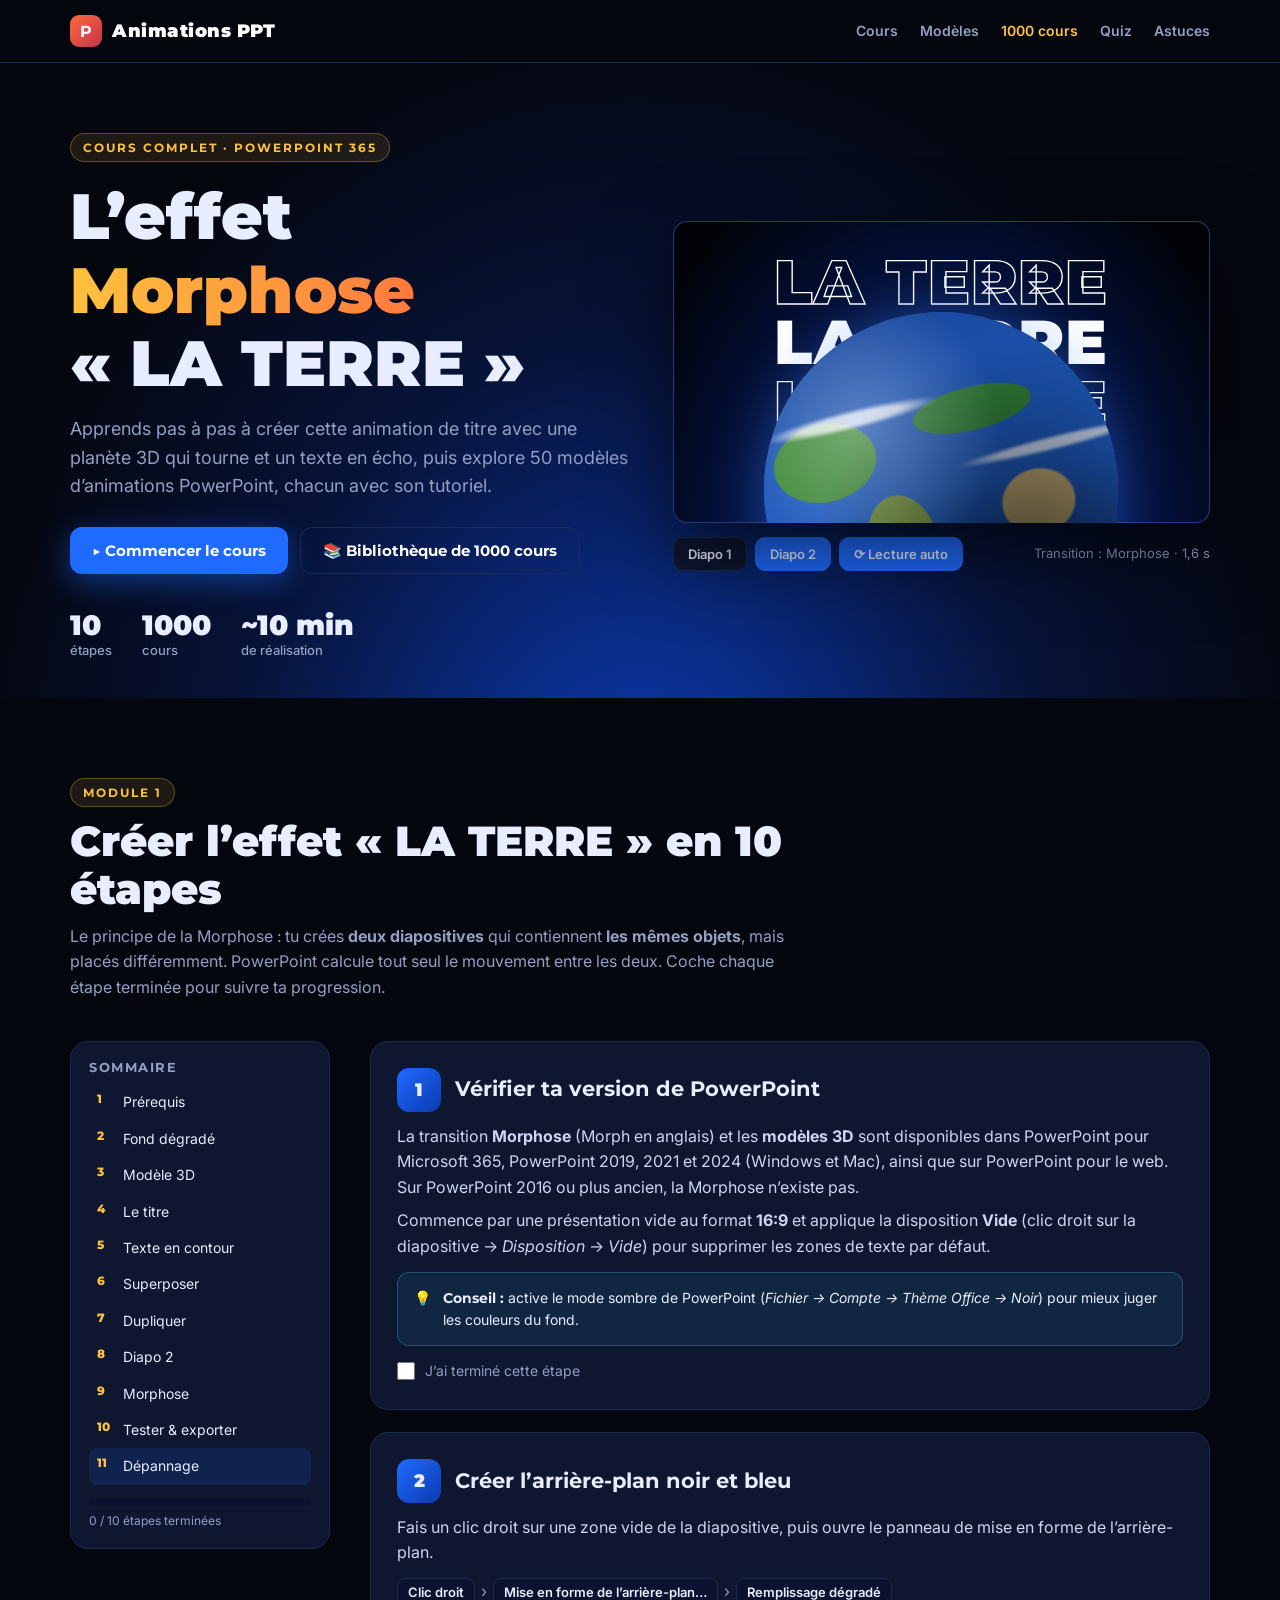
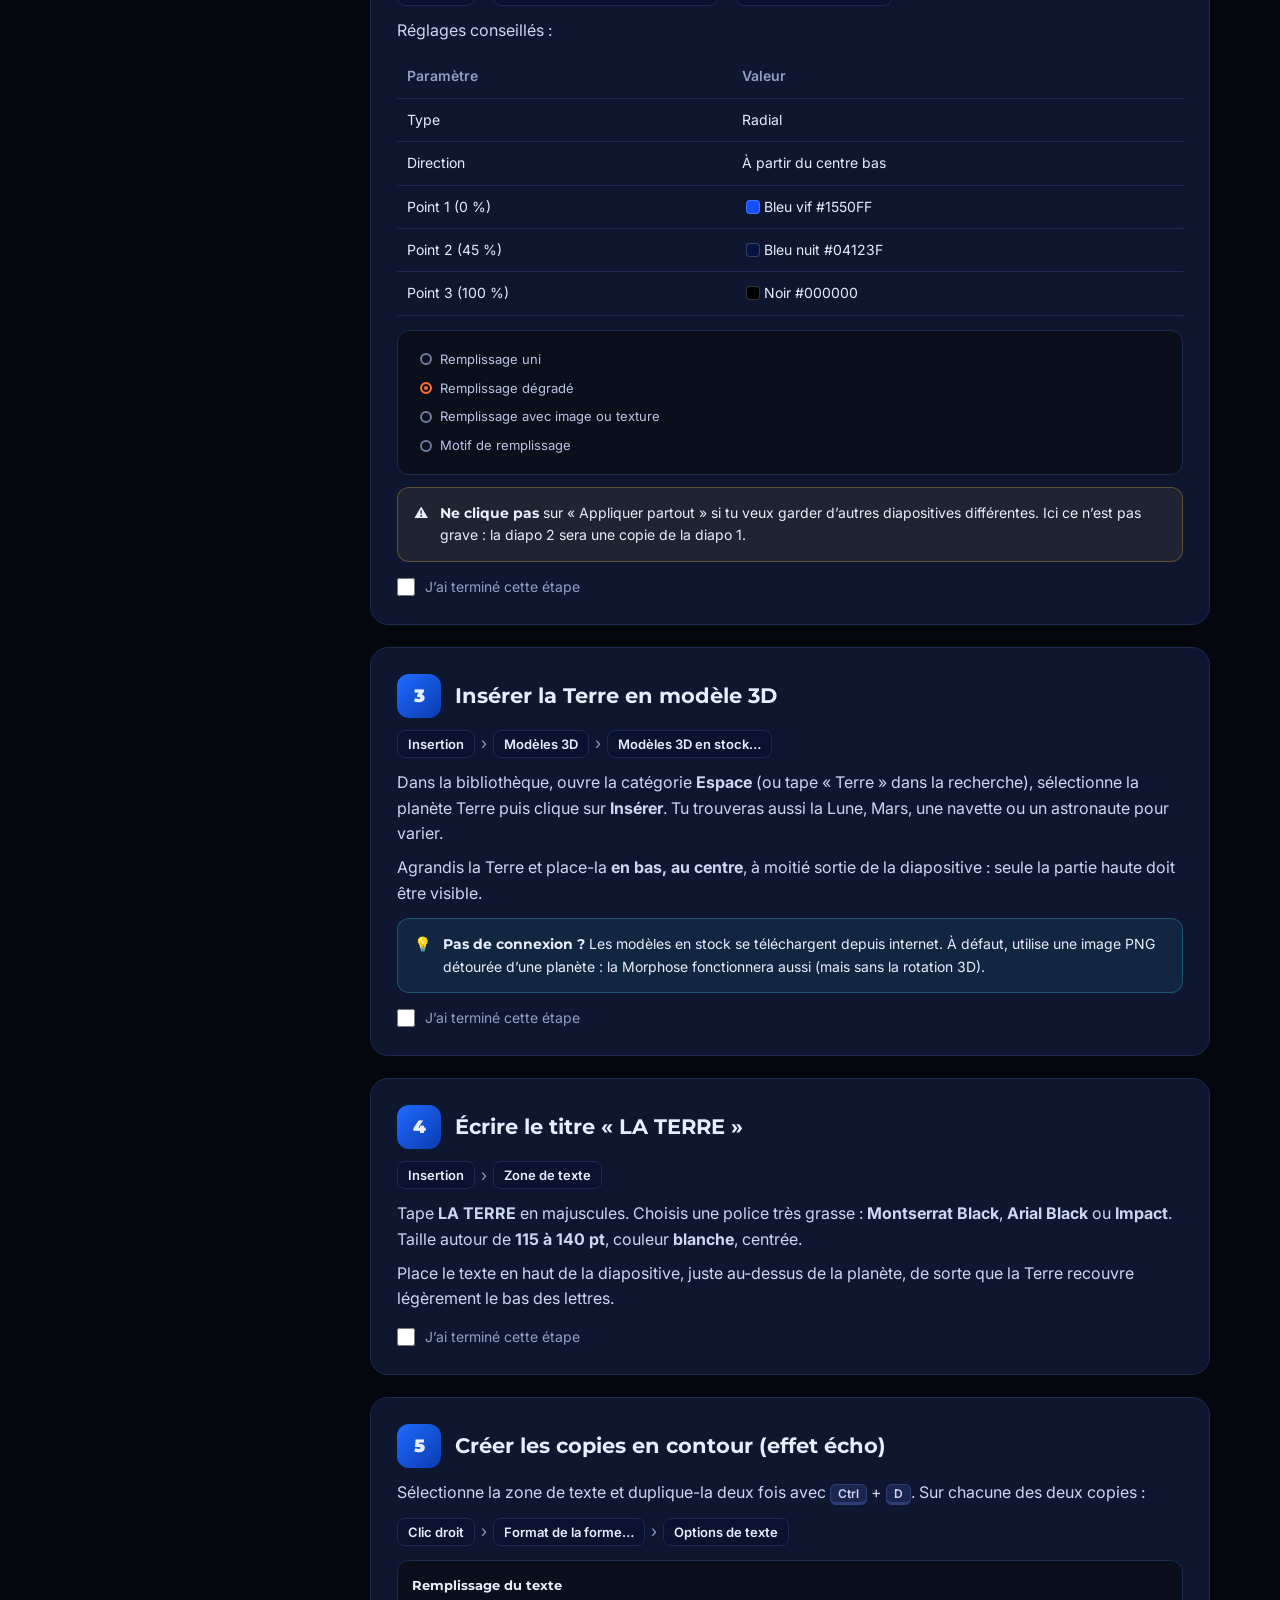
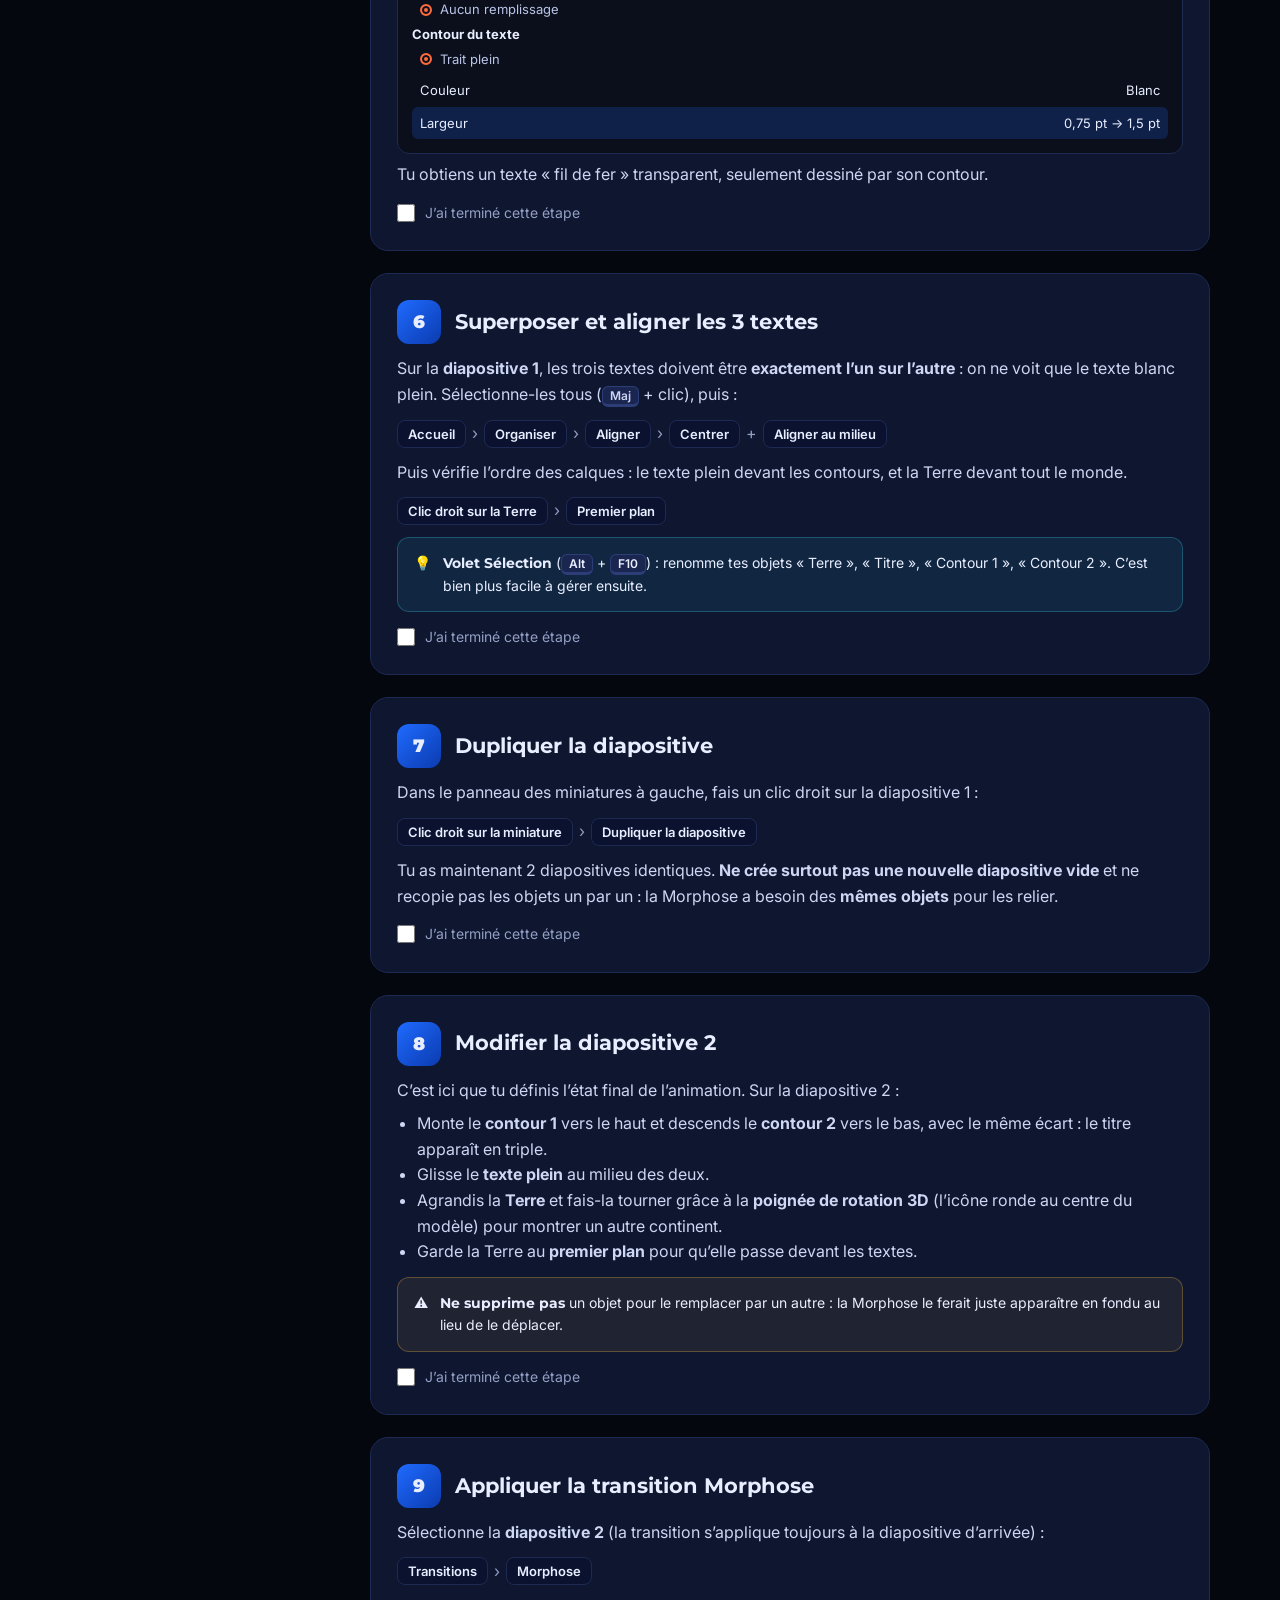
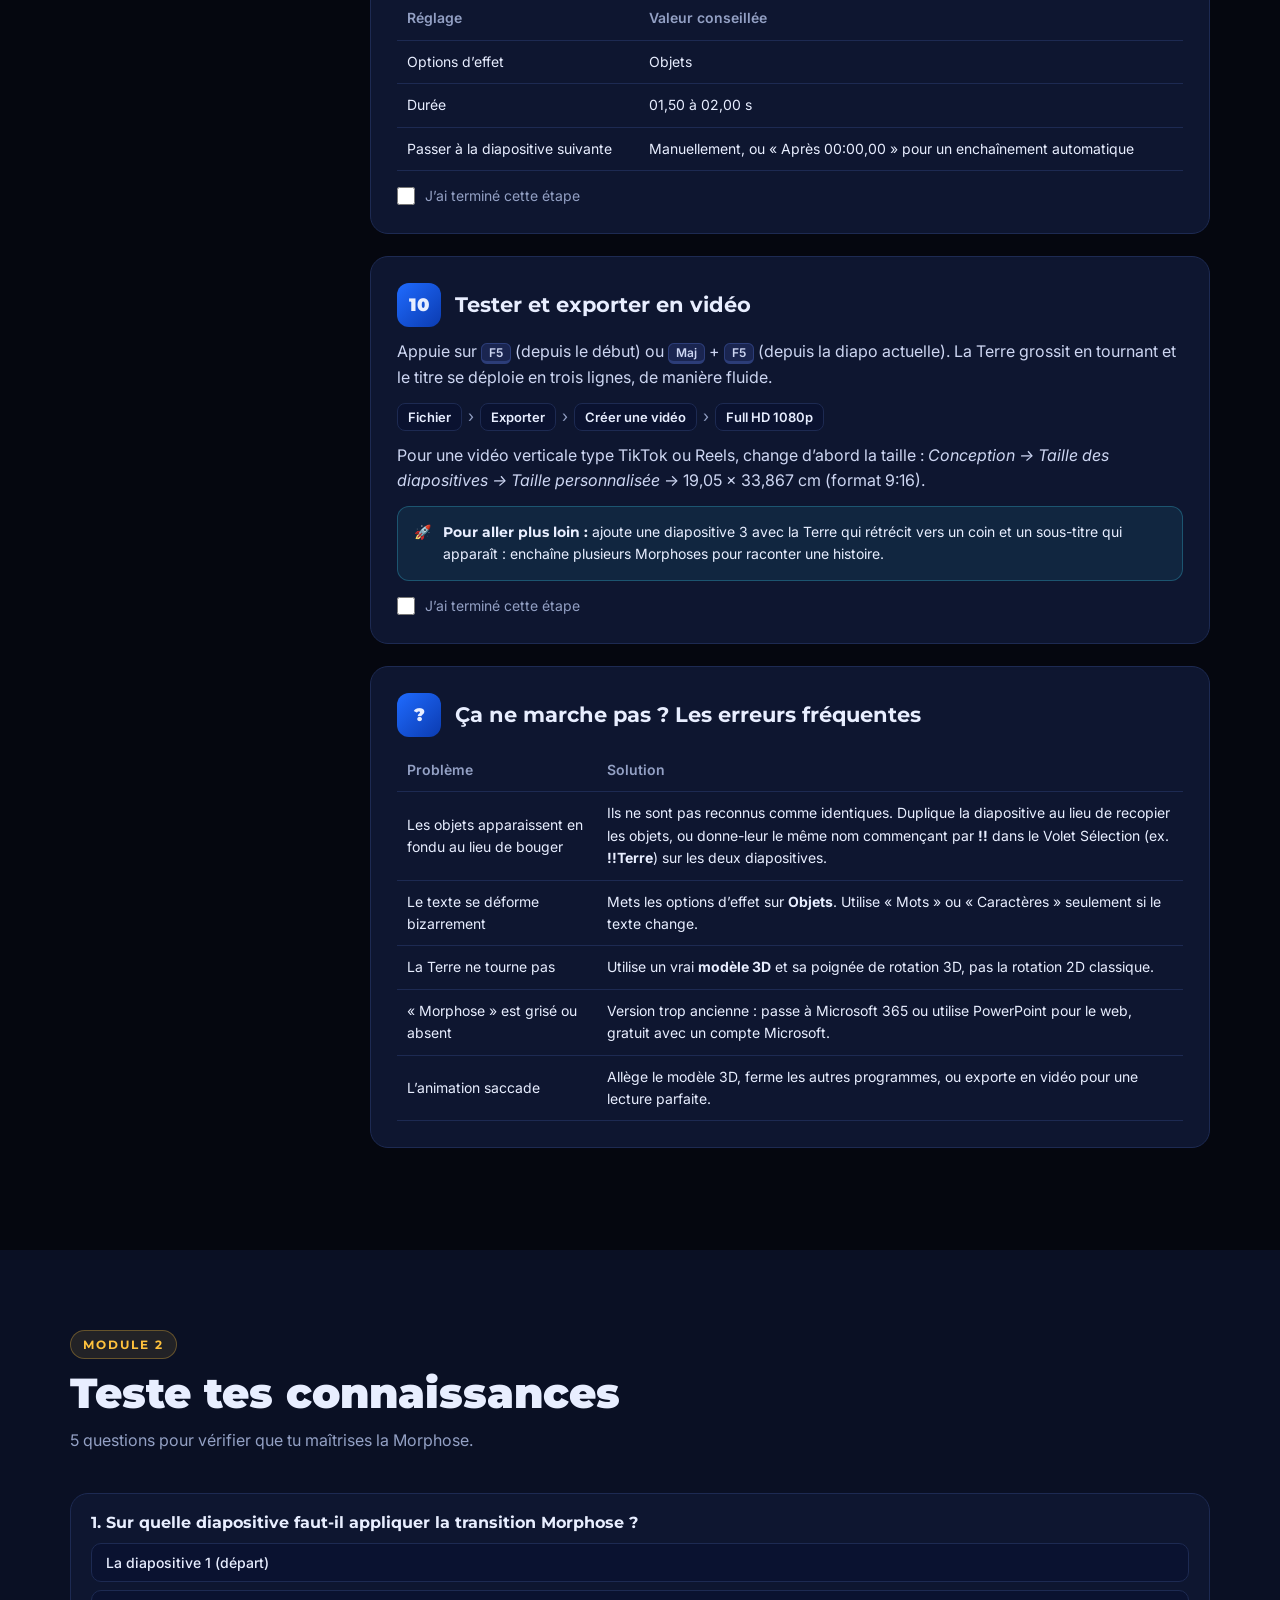
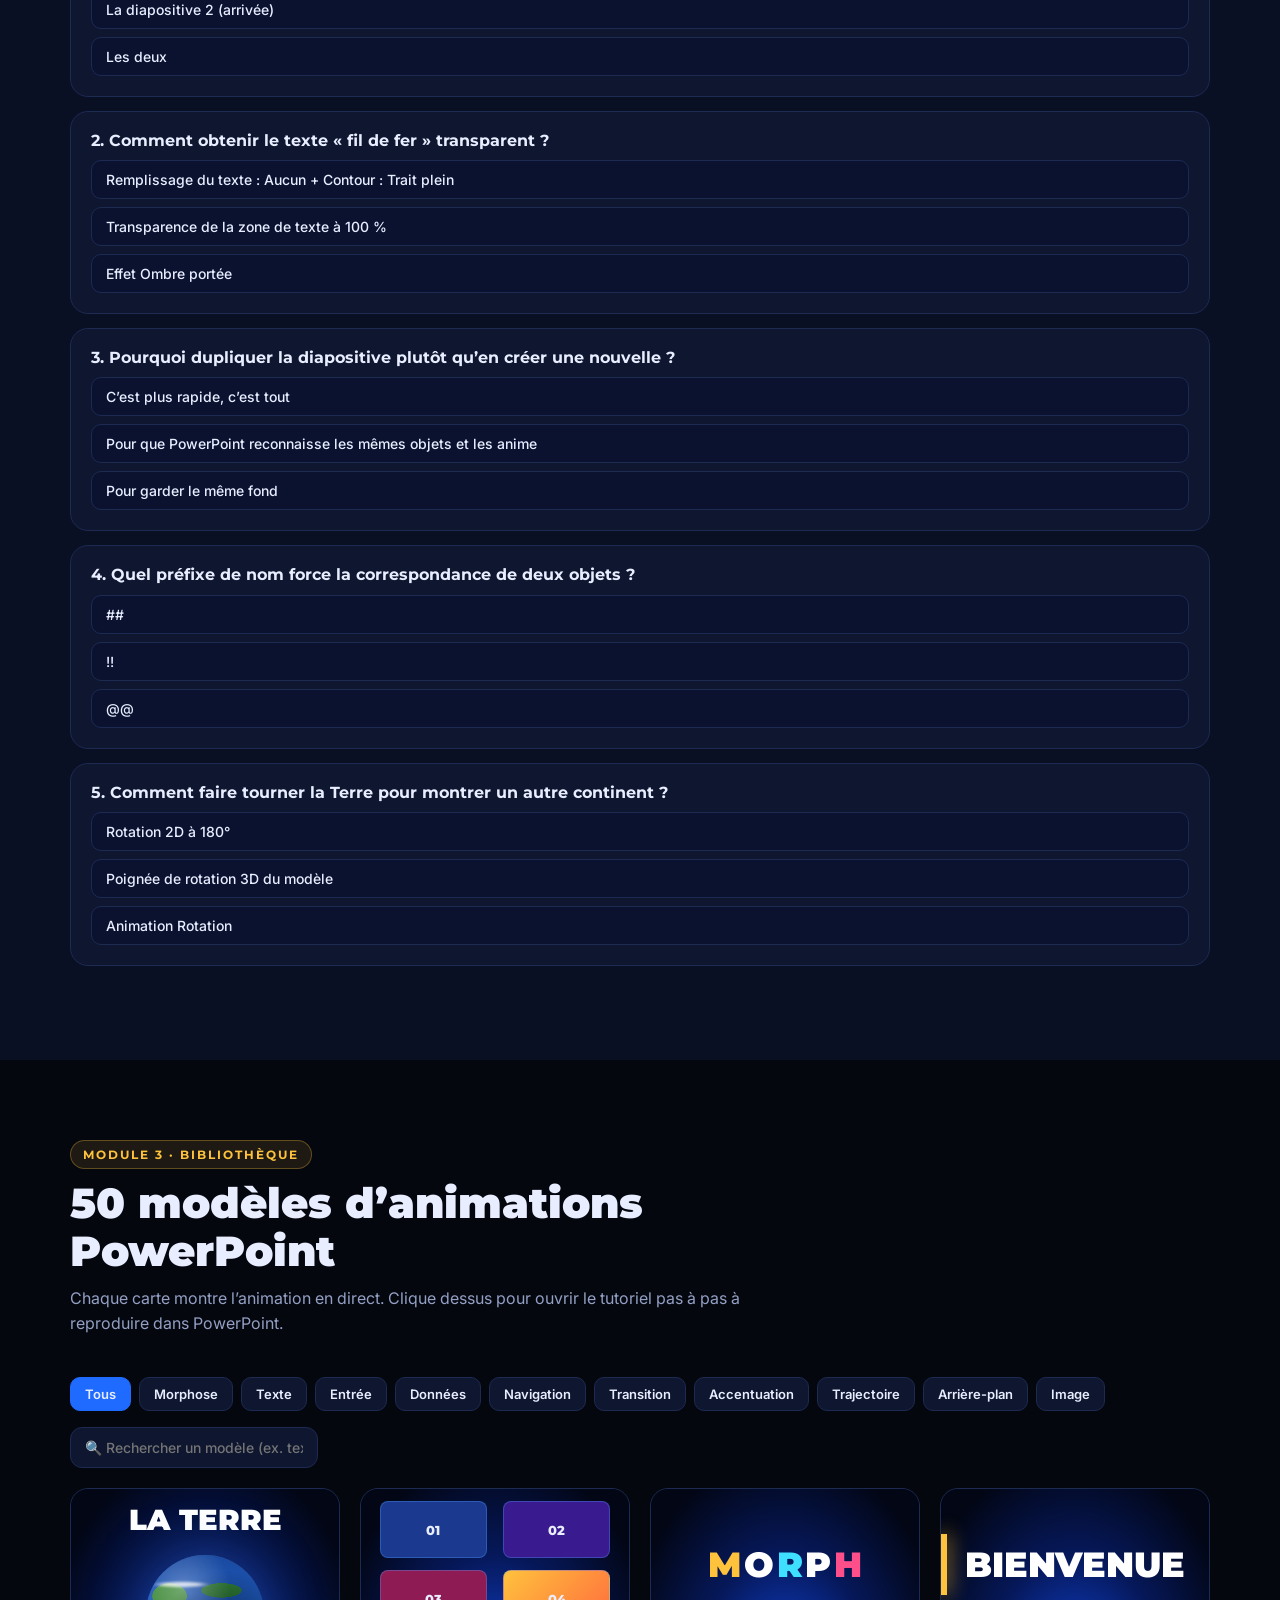
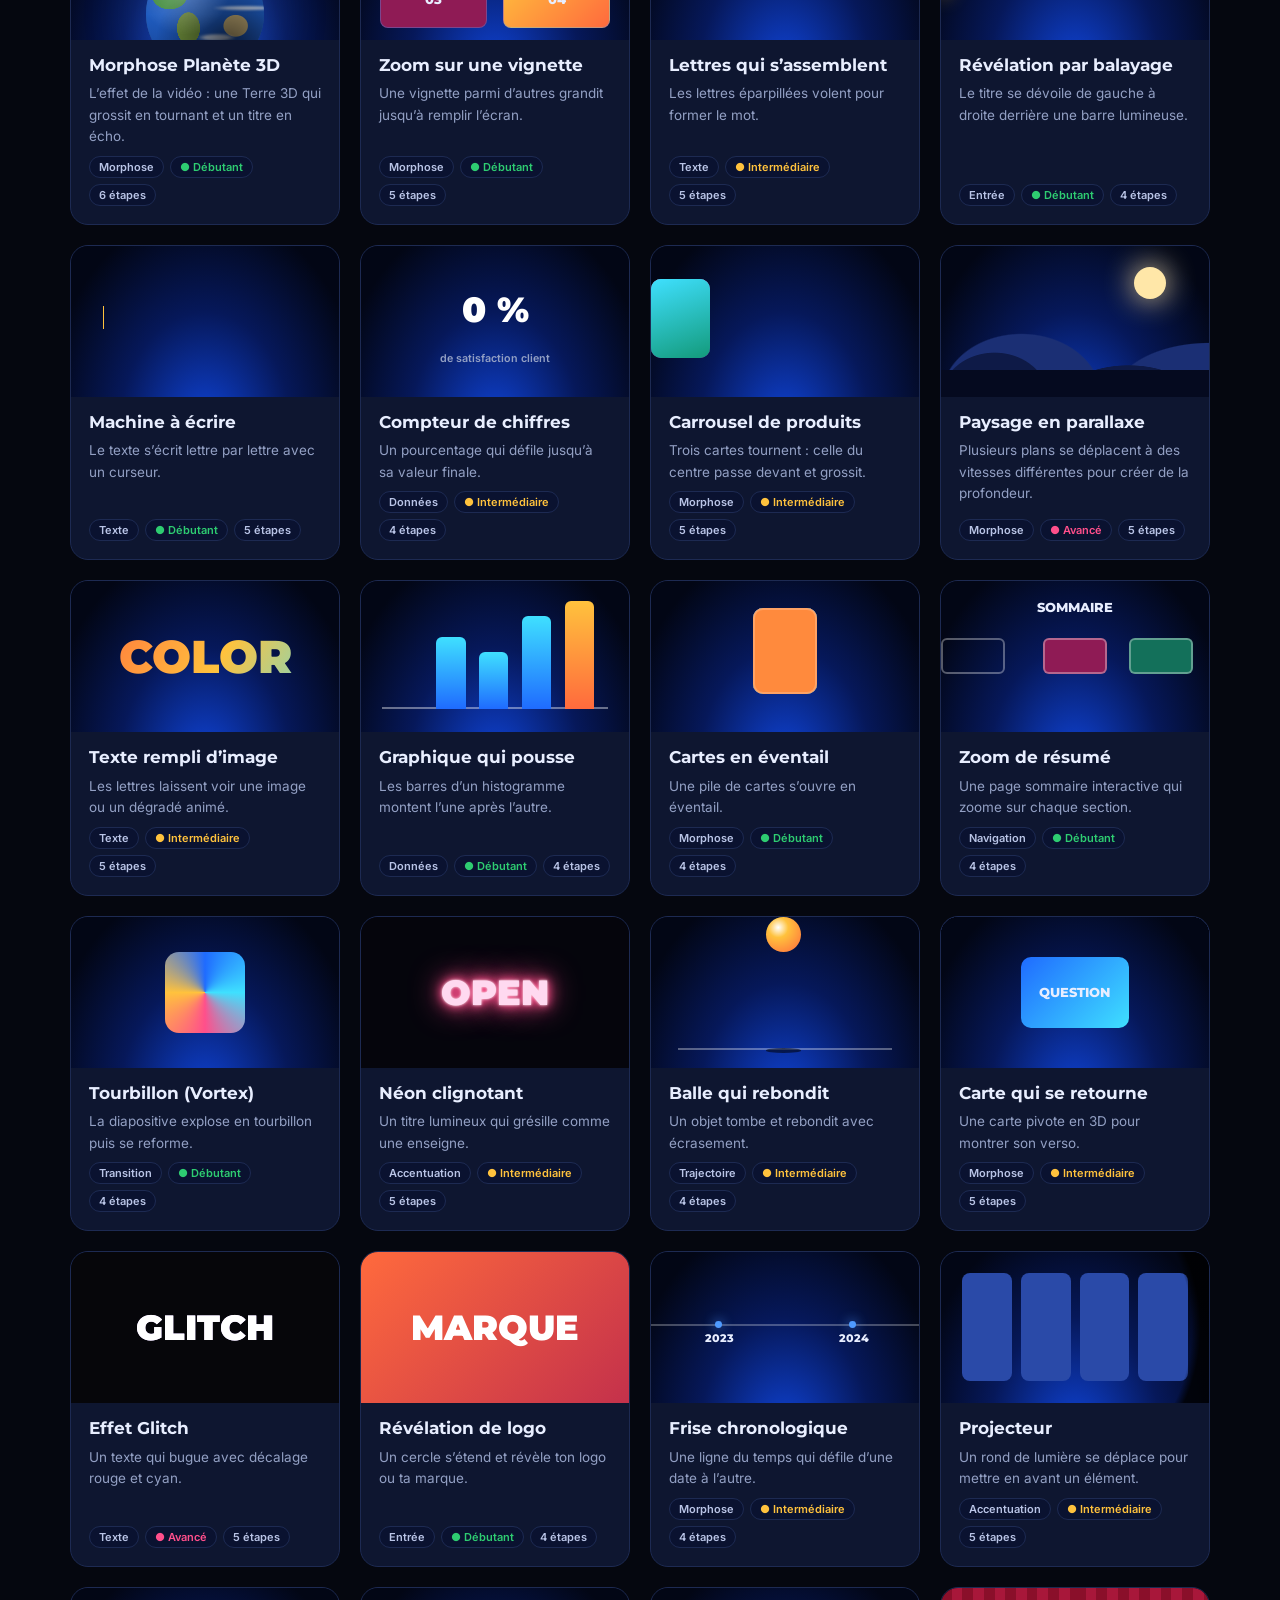
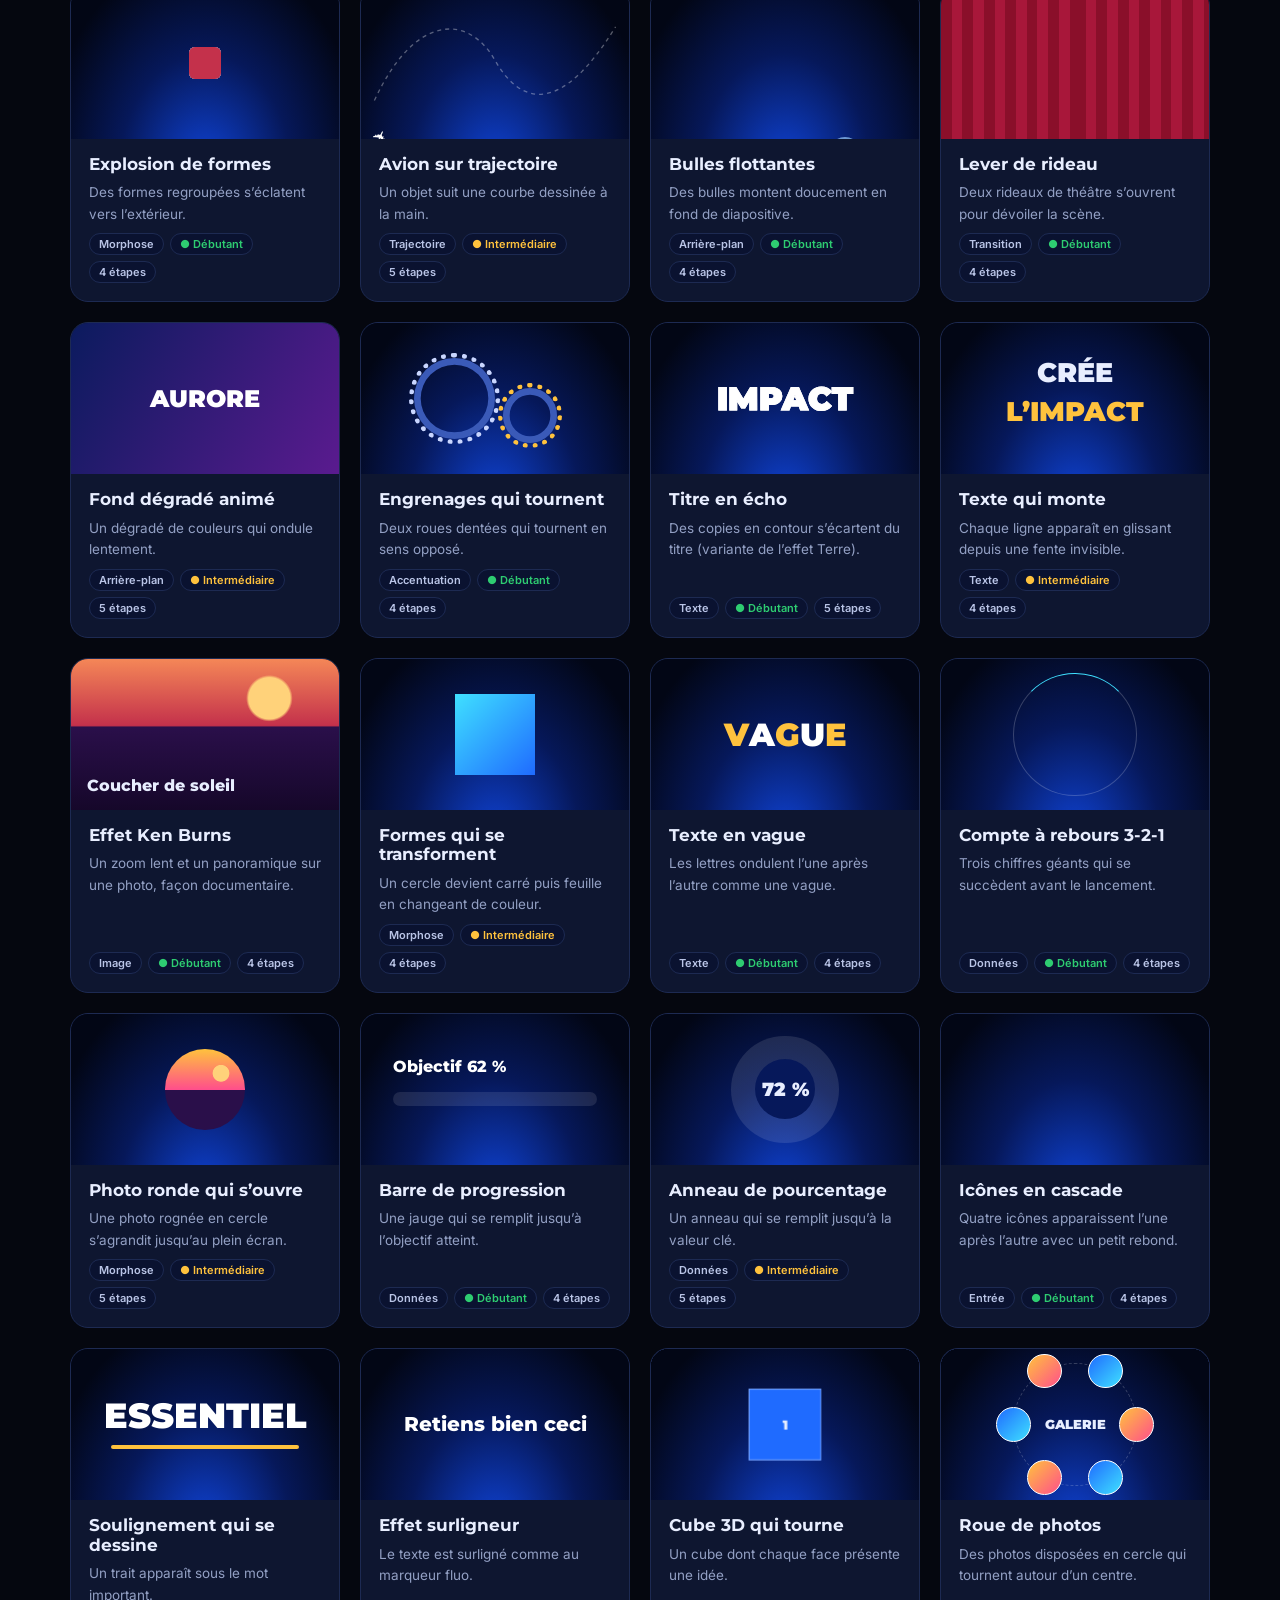
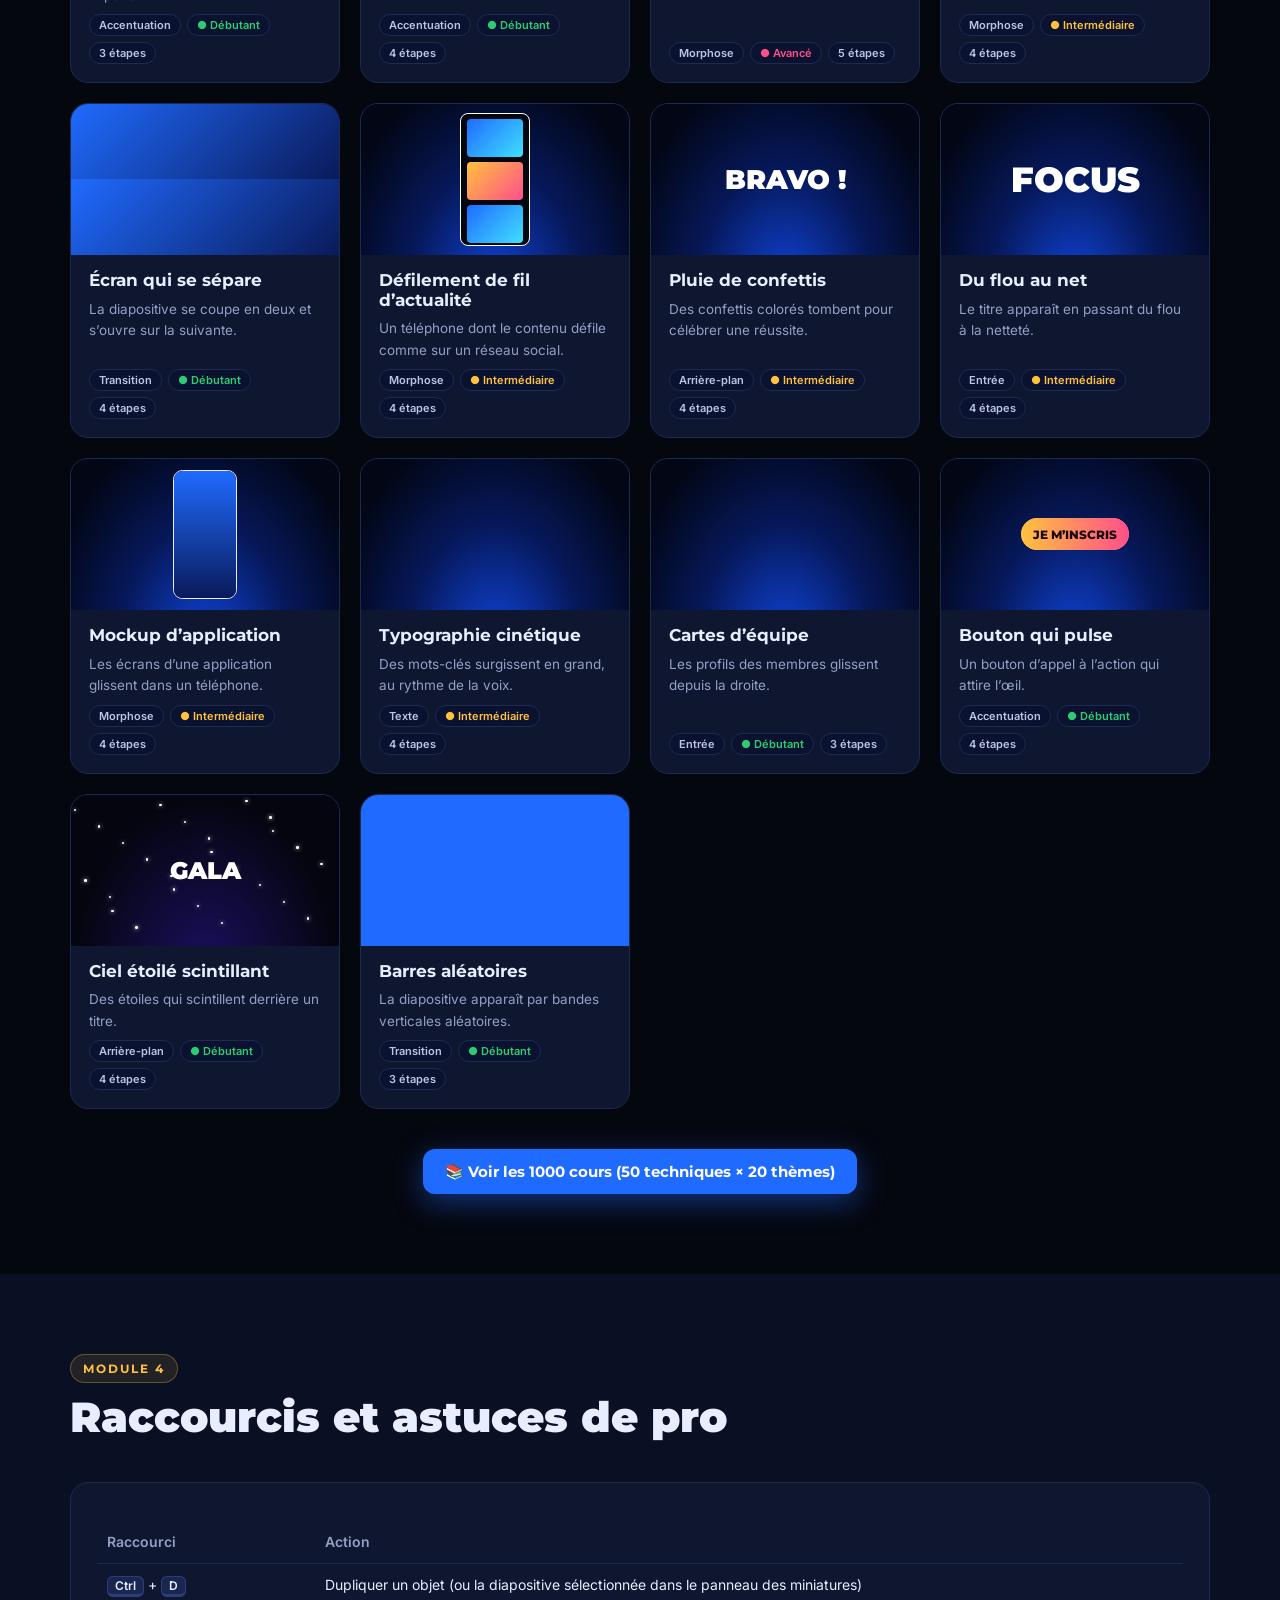
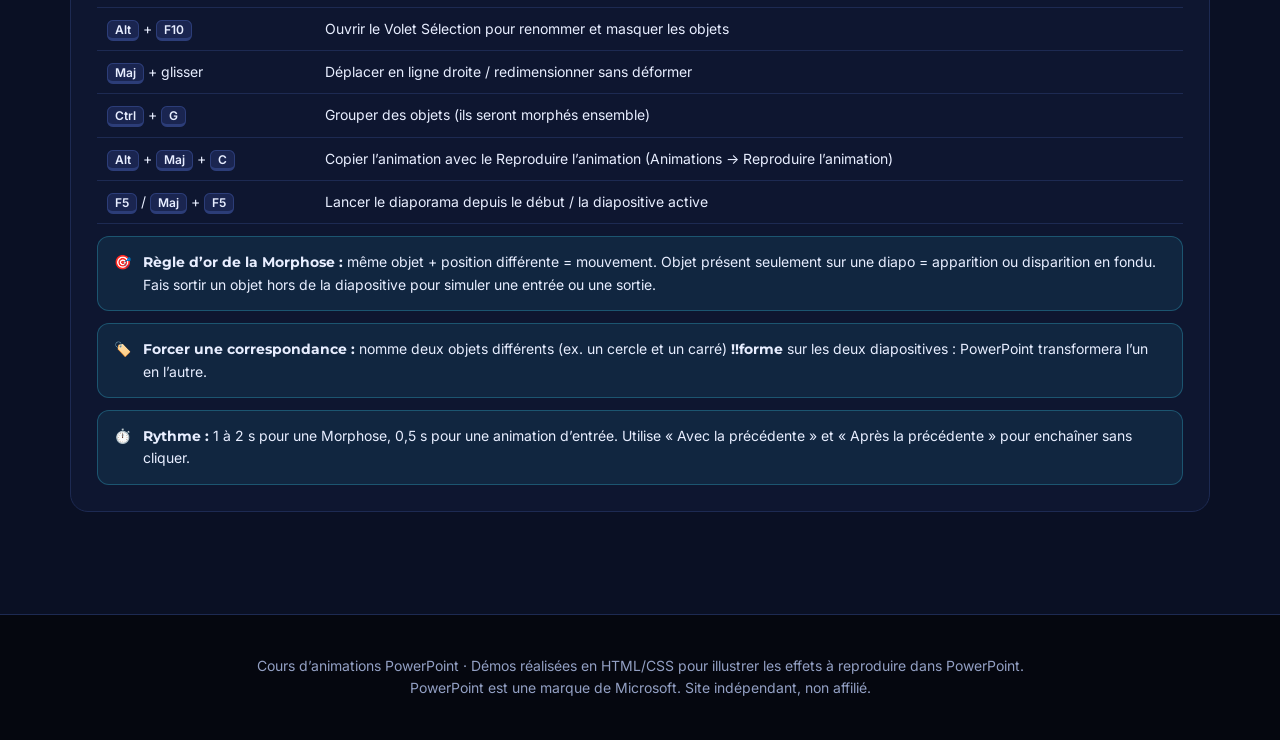
<file: index.html>
<!DOCTYPE html>
<html lang="fr">
<head>
<meta charset="UTF-8">
<meta name="viewport" content="width=device-width, initial-scale=1">
<title>Animations PowerPoint — Cours Morphose, 50 modèles & 1000 cours</title>
<meta name="description" content="Cours complet pour créer l'effet Morphose « La Terre » dans PowerPoint, plus une galerie de modèles d'animations avec tutoriels pas à pas.">
<link rel="preconnect" href="https://fonts.googleapis.com">
<link rel="preconnect" href="https://fonts.gstatic.com" crossorigin>
<link href="https://fonts.googleapis.com/css2?family=Montserrat:wght@400;600;800;900&family=Inter:wght@400;500;600&display=swap" rel="stylesheet">
<style>
:root{
  --bg:#05070f; --bg2:#0a1024; --card:#0e1630; --line:#1d2a52;
  --blue:#1f6bff; --blue2:#4f9bff; --cyan:#3fe0ff; --gold:#ffc23d; --pink:#ff4f8b;
  --txt:#e8eeff; --mut:#93a0c4;
  --r:18px;
}
*{box-sizing:border-box;margin:0;padding:0}
html{scroll-behavior:smooth}
body{font-family:Inter,system-ui,sans-serif;background:var(--bg);color:var(--txt);line-height:1.6;overflow-x:hidden}
a{color:var(--blue2)}
h1,h2,h3,h4{font-family:Montserrat,"Arial Black",sans-serif;line-height:1.15}
.wrap{max-width:1180px;margin:auto;padding:0 20px}

/* NAV */
nav{position:sticky;top:0;z-index:50;background:rgba(5,7,15,.82);backdrop-filter:blur(12px);border-bottom:1px solid var(--line)}
nav .wrap{display:flex;align-items:center;justify-content:space-between;height:62px}
.logo{font:900 18px Montserrat,"Arial Black",sans-serif;letter-spacing:.5px;display:flex;align-items:center;gap:10px;color:#fff;text-decoration:none}
.logo b{display:grid;place-items:center;width:32px;height:32px;border-radius:9px;background:linear-gradient(135deg,#ff6a3d,#c4314b);font-size:16px}
nav ul{display:flex;gap:22px;list-style:none}
nav ul a{color:var(--mut);text-decoration:none;font-weight:600;font-size:14px}
nav ul a:hover{color:#fff}
@media(max-width:700px){nav ul{gap:12px}nav ul li:nth-child(n+4){display:none}}

/* HERO */
.hero{position:relative;padding:70px 0 40px;background:radial-gradient(ellipse at 50% 120%,#0c3cb8 0%,#071338 45%,var(--bg) 75%)}
.hero .wrap{display:grid;grid-template-columns:1.05fr 1fr;gap:40px;align-items:center}
@media(max-width:900px){.hero .wrap{grid-template-columns:1fr}}
.kicker{display:inline-block;font:700 12px Montserrat,"Arial Black",sans-serif;letter-spacing:2px;text-transform:uppercase;color:var(--gold);background:rgba(255,194,61,.1);border:1px solid rgba(255,194,61,.3);padding:6px 12px;border-radius:99px}
.hero h1{font-size:clamp(36px,5.4vw,64px);font-weight:900;margin:18px 0 14px}
.hero h1 span{background:linear-gradient(90deg,var(--gold),#ff7a3d);-webkit-background-clip:text;background-clip:text;color:transparent}
.hero p.lead{color:var(--mut);font-size:18px;max-width:560px}
.btns{display:flex;gap:12px;margin-top:26px;flex-wrap:wrap}
.btn{display:inline-flex;align-items:center;gap:8px;padding:13px 22px;border-radius:12px;font:700 15px Montserrat,"Arial Black",sans-serif;text-decoration:none;cursor:pointer;border:0;transition:.2s}
.btn.p{background:var(--blue);color:#fff;box-shadow:0 8px 30px rgba(31,107,255,.45)}
.btn.p:hover{transform:translateY(-2px);background:#3a7dff}
.btn.g{background:transparent;color:#fff;border:1px solid var(--line)}
.btn.g:hover{border-color:var(--blue2)}
.stats{display:flex;gap:30px;margin-top:34px}
.stats div{font:900 28px Montserrat,"Arial Black",sans-serif}
.stats small{display:block;font:500 13px Inter;color:var(--mut)}

/* ===== SLIDE / MORPH DEMO ===== */
.slide{position:relative;aspect-ratio:16/9;border-radius:14px;overflow:hidden;
  background:radial-gradient(ellipse at 50% 115%,#1550ff 0%,#0a2a9a 28%,#04123f 55%,#010309 90%);
  box-shadow:0 30px 80px rgba(0,0,0,.6),0 0 0 1px #233a7a inset}
.slide .ttl{position:absolute;left:0;right:0;text-align:center;font:900 Montserrat;font-family:Montserrat,"Arial Black",sans-serif;font-weight:900;letter-spacing:.02em;white-space:nowrap;
  transition:all 1.6s cubic-bezier(.65,0,.35,1)}
.slide .t-main{color:#fff;font-size:11.5cqw;top:6%}
.slide .t-out{color:transparent;-webkit-text-stroke:1.4px #fff;font-size:11.5cqw;top:6%;opacity:0}
.demo-stage{container-type:inline-size}
/* état diapo 1 */
.morph .planet{width:46%;aspect-ratio:1;left:27%;top:42%}
/* état diapo 2 */
.morph.s2 .planet{width:66%;left:17%;top:30%;transform:rotate(-14deg)}
.morph.s2 .t-main{top:24%}
.morph.s2 .o1{opacity:1;top:4%}
.morph.s2 .o2{opacity:1;top:44%}
.morph .z-front{z-index:3}
.slide-ui{display:flex;align-items:center;gap:8px;margin-top:14px;flex-wrap:wrap}
.chip{padding:8px 14px;border-radius:10px;border:1px solid var(--line);background:var(--card);color:var(--txt);font:600 13px Inter;cursor:pointer}
.chip.on{background:var(--blue);border-color:var(--blue)}
.slide-ui .lbl{color:var(--mut);font-size:13px;margin-left:auto}

/* SECTIONS */
section{padding:80px 0}
.sec-h{max-width:720px;margin-bottom:40px}
.sec-h h2{font-size:clamp(28px,3.6vw,42px);font-weight:900;margin:10px 0}
.sec-h p{color:var(--mut)}
.alt{background:var(--bg2)}

/* COURSE */
.course{display:grid;grid-template-columns:260px 1fr;gap:40px}
@media(max-width:900px){.course{grid-template-columns:1fr}.toc{position:static!important}}
.toc{position:sticky;top:86px;align-self:start;background:var(--card);border:1px solid var(--line);border-radius:var(--r);padding:18px}
.toc h4{font-size:13px;letter-spacing:1.5px;text-transform:uppercase;color:var(--mut);margin-bottom:10px}
.toc ol{list-style:none;counter-reset:t}
.toc li{counter-increment:t}
.toc a{display:flex;gap:10px;padding:7px 8px;border-radius:8px;color:var(--txt);text-decoration:none;font-size:14px}
.toc a::before{content:counter(t);font:800 12px Montserrat,"Arial Black",sans-serif;color:var(--gold);min-width:16px}
.toc a:hover,.toc a.act{background:rgba(31,107,255,.15)}
.prog{height:6px;background:#0a1230;border-radius:9px;margin-top:14px;overflow:hidden}
.prog i{display:block;height:100%;width:0;background:linear-gradient(90deg,var(--blue),var(--cyan));transition:.3s}
.prog-l{font-size:12px;color:var(--mut);margin-top:6px}

.step{background:var(--card);border:1px solid var(--line);border-radius:var(--r);padding:26px;margin-bottom:22px;scroll-margin-top:90px}
.step-h{display:flex;align-items:center;gap:14px;margin-bottom:12px}
.num{flex:none;width:44px;height:44px;border-radius:12px;display:grid;place-items:center;font:900 18px Montserrat,"Arial Black",sans-serif;background:linear-gradient(135deg,var(--blue),#0b3bb0)}
.step h3{font-size:21px}
.step p{color:#cdd6f2;margin:8px 0}
.path{display:flex;flex-wrap:wrap;gap:6px;align-items:center;margin:12px 0}
.path span{background:#0a1230;border:1px solid var(--line);padding:5px 10px;border-radius:8px;font:600 13px Inter}
.path em{color:var(--mut);font-style:normal}
.tip{display:flex;gap:12px;padding:14px 16px;border-radius:12px;margin-top:12px;font-size:14px}
.tip.i{background:rgba(63,224,255,.08);border:1px solid rgba(63,224,255,.25)}
.tip.w{background:rgba(255,194,61,.08);border:1px solid rgba(255,194,61,.28)}
.tip b{font-family:Montserrat}
.done{margin-top:14px;display:flex;align-items:center;gap:10px;font-size:14px;color:var(--mut);cursor:pointer;user-select:none}
.done input{width:18px;height:18px;accent-color:var(--blue)}
.mock{margin-top:14px;border-radius:12px;border:1px solid var(--line);background:#0b0f1c;padding:14px;font-size:13px}
.mock .row{display:flex;justify-content:space-between;padding:6px 8px;border-radius:6px}
.mock .row.sel{background:rgba(31,107,255,.2)}
.mock .rad{display:flex;align-items:center;gap:8px;padding:4px 8px;color:#b9c4e6}
.mock .rad i{width:12px;height:12px;border-radius:50%;border:2px solid #6e7ba3}
.mock .rad.on i{border-color:#ff6a3d;box-shadow:inset 0 0 0 2px #0b0f1c;background:#ff6a3d}
.swatch{display:inline-block;width:14px;height:14px;border-radius:4px;vertical-align:-2px;margin:0 4px;border:1px solid #fff3}
table.tbl{width:100%;border-collapse:collapse;margin-top:12px;font-size:14px}
.tbl th,.tbl td{text-align:left;padding:10px;border-bottom:1px solid var(--line)}
.tbl th{color:var(--mut);font-weight:600}
kbd{background:#1a2550;border:1px solid #2c3d78;border-bottom-width:3px;border-radius:6px;padding:1px 7px;font:600 12px Inter}

/* QUIZ */
.quiz .q{background:var(--card);border:1px solid var(--line);border-radius:var(--r);padding:20px;margin-bottom:14px}
.quiz .q h4{font-size:16px;margin-bottom:10px}
.quiz .opts{display:grid;gap:8px}
.quiz button{text-align:left;padding:10px 14px;border-radius:10px;border:1px solid var(--line);background:#0a1230;color:var(--txt);font:500 14px Inter;cursor:pointer}
.quiz button.ok{border-color:#2ecc71;background:rgba(46,204,113,.15)}
.quiz button.ko{border-color:#ff4f6b;background:rgba(255,79,107,.12)}
.quiz .exp{font-size:13px;color:var(--mut);margin-top:8px;display:none}
.score{font:800 18px Montserrat,"Arial Black",sans-serif;margin-top:10px}

/* GALLERY */
.filters{display:flex;gap:8px;flex-wrap:wrap;margin-bottom:16px}
.search{flex:1;min-width:220px;padding:11px 14px;border-radius:12px;border:1px solid var(--line);background:var(--card);color:var(--txt);font:500 14px Inter}
.grid{display:grid;grid-template-columns:repeat(auto-fill,minmax(270px,1fr));gap:20px;margin-top:20px}
.card{background:var(--card);border:1px solid var(--line);border-radius:var(--r);overflow:hidden;transition:.25s;cursor:pointer;display:flex;flex-direction:column}
.card:hover{transform:translateY(-4px);border-color:var(--blue);box-shadow:0 18px 40px rgba(31,107,255,.2)}
.card .body{padding:16px 18px 18px;display:flex;flex-direction:column;gap:8px;flex:1}
.card h3{font-size:17px}
.card p{font-size:13.5px;color:var(--mut)}
.tags{display:flex;gap:6px;flex-wrap:wrap;margin-top:auto}
.tag{font:600 11px Inter;padding:3px 9px;border-radius:99px;background:#0a1230;border:1px solid var(--line);color:#b9c4e6}
.lvl1{color:#2ecc71}.lvl2{color:var(--gold)}.lvl3{color:var(--pink)}
.empty{color:var(--mut);padding:40px;text-align:center;display:none}

/* MODAL */
.modal{position:fixed;inset:0;z-index:100;background:rgba(2,4,10,.8);backdrop-filter:blur(6px);display:none;align-items:center;justify-content:center;padding:20px}
.modal.open{display:flex}
.mbox{background:var(--bg2);border:1px solid var(--line);border-radius:22px;max-width:860px;width:100%;max-height:92vh;overflow:auto;display:grid;grid-template-columns:1fr 1fr}
@media(max-width:780px){.mbox{grid-template-columns:1fr}}
.mbox .left{padding:22px;border-right:1px solid var(--line)}
.mbox .right{padding:26px}
.mbox h3{font-size:24px;margin-bottom:6px}
.mbox ol{padding-left:20px;margin:14px 0}
.mbox li{margin-bottom:10px;color:#cdd6f2;font-size:14.5px}
.mbox .x{position:sticky;float:right;top:0;background:none;border:0;color:var(--mut);font-size:28px;cursor:pointer;line-height:1}
.meta{display:grid;grid-template-columns:1fr 1fr;gap:8px;margin-top:16px;font-size:13px}
.meta div{background:var(--card);border:1px solid var(--line);border-radius:10px;padding:10px}
.meta small{display:block;color:var(--mut)}

footer{padding:40px 0;border-top:1px solid var(--line);color:var(--mut);font-size:14px;text-align:center}

@media (prefers-reduced-motion:reduce){*{animation-duration:0s!important;transition:none!important}}
</style>
<link rel="stylesheet" href="assets/demos.css">
</head>
<body>

<nav><div class="wrap">
  <a class="logo" href="#"><b>P</b> Animations PPT</a>
  <ul>
    <li><a href="#cours">Cours</a></li>
    <li><a href="#modeles">Modèles</a></li>
    <li><a href="bibliotheque.html" style="color:var(--gold)">1000 cours</a></li>
    <li><a href="#quiz">Quiz</a></li>
    <li><a href="#raccourcis">Astuces</a></li>
  </ul>
</div></nav>

<header class="hero"><div class="wrap">
  <div>
    <span class="kicker">Cours complet · PowerPoint 365</span>
    <h1>L’effet <span>Morphose</span><br>« LA TERRE »</h1>
    <p class="lead">Apprends pas à pas à créer cette animation de titre avec une planète 3D qui tourne et un texte en écho, puis explore 50 modèles d’animations PowerPoint, chacun avec son tutoriel.</p>
    <div class="btns">
      <a class="btn p" href="#cours">▶ Commencer le cours</a>
      <a class="btn g" href="bibliotheque.html">📚 Bibliothèque de 1000 cours</a>
    </div>
    <div class="stats">
      <div>10<small>étapes</small></div>
      <div>1000<small>cours</small></div>
      <div>~10 min<small>de réalisation</small></div>
    </div>
  </div>
  <div>
    <div class="demo-stage">
      <div class="slide morph" id="morph">
        <div class="ttl t-out o1">LA TERRE</div>
        <div class="ttl t-main">LA TERRE</div>
        <div class="ttl t-out o2">LA TERRE</div>
        <div class="planet z-front"><div class="shade"></div></div>
      </div>
    </div>
    <div class="slide-ui">
      <button class="chip on" data-s="1">Diapo 1</button>
      <button class="chip" data-s="2">Diapo 2</button>
      <button class="chip" id="autoplay">⟳ Lecture auto</button>
      <span class="lbl" id="slbl">Transition : Morphose · 1,6 s</span>
    </div>
  </div>
</div></header>

<!-- ================= COURS ================= -->
<section id="cours"><div class="wrap">
  <div class="sec-h">
    <span class="kicker">Module 1</span>
    <h2>Créer l’effet « LA TERRE » en 10 étapes</h2>
    <p>Le principe de la Morphose : tu crées <b>deux diapositives</b> qui contiennent <b>les mêmes objets</b>, mais placés différemment. PowerPoint calcule tout seul le mouvement entre les deux. Coche chaque étape terminée pour suivre ta progression.</p>
  </div>

  <div class="course">
    <aside class="toc">
      <h4>Sommaire</h4>
      <ol id="toc"></ol>
      <div class="prog"><i id="progbar"></i></div>
      <div class="prog-l" id="progl">0 / 10 étapes terminées</div>
    </aside>

    <div id="steps">

      <article class="step" id="e1" data-t="Prérequis">
        <div class="step-h"><div class="num">1</div><h3>Vérifier ta version de PowerPoint</h3></div>
        <p>La transition <b>Morphose</b> (Morph en anglais) et les <b>modèles 3D</b> sont disponibles dans PowerPoint pour Microsoft 365, PowerPoint 2019, 2021 et 2024 (Windows et Mac), ainsi que sur PowerPoint pour le web. Sur PowerPoint 2016 ou plus ancien, la Morphose n’existe pas.</p>
        <p>Commence par une présentation vide au format <b>16:9</b> et applique la disposition <b>Vide</b> (clic droit sur la diapositive → <em>Disposition</em> → <em>Vide</em>) pour supprimer les zones de texte par défaut.</p>
        <div class="tip i"><span>💡</span><div><b>Conseil :</b> active le mode sombre de PowerPoint (<em>Fichier → Compte → Thème Office → Noir</em>) pour mieux juger les couleurs du fond.</div></div>
        <label class="done"><input type="checkbox"> J’ai terminé cette étape</label>
      </article>

      <article class="step" id="e2" data-t="Fond dégradé">
        <div class="step-h"><div class="num">2</div><h3>Créer l’arrière-plan noir et bleu</h3></div>
        <p>Fais un clic droit sur une zone vide de la diapositive, puis ouvre le panneau de mise en forme de l’arrière-plan.</p>
        <div class="path"><span>Clic droit</span><em>›</em><span>Mise en forme de l’arrière-plan…</span><em>›</em><span>Remplissage dégradé</span></div>
        <p>Réglages conseillés :</p>
        <table class="tbl">
          <tr><th>Paramètre</th><th>Valeur</th></tr>
          <tr><td>Type</td><td>Radial</td></tr>
          <tr><td>Direction</td><td>À partir du centre bas</td></tr>
          <tr><td>Point 1 (0 %)</td><td><span class="swatch" style="background:#1550ff"></span>Bleu vif #1550FF</td></tr>
          <tr><td>Point 2 (45 %)</td><td><span class="swatch" style="background:#04123f"></span>Bleu nuit #04123F</td></tr>
          <tr><td>Point 3 (100 %)</td><td><span class="swatch" style="background:#000"></span>Noir #000000</td></tr>
        </table>
        <div class="mock">
          <div class="rad"><i></i>Remplissage uni</div>
          <div class="rad on"><i></i>Remplissage dégradé</div>
          <div class="rad"><i></i>Remplissage avec image ou texture</div>
          <div class="rad"><i></i>Motif de remplissage</div>
        </div>
        <div class="tip w"><span>⚠️</span><div><b>Ne clique pas</b> sur « Appliquer partout » si tu veux garder d’autres diapositives différentes. Ici ce n’est pas grave : la diapo 2 sera une copie de la diapo 1.</div></div>
        <label class="done"><input type="checkbox"> J’ai terminé cette étape</label>
      </article>

      <article class="step" id="e3" data-t="Modèle 3D">
        <div class="step-h"><div class="num">3</div><h3>Insérer la Terre en modèle 3D</h3></div>
        <div class="path"><span>Insertion</span><em>›</em><span>Modèles 3D</span><em>›</em><span>Modèles 3D en stock…</span></div>
        <p>Dans la bibliothèque, ouvre la catégorie <b>Espace</b> (ou tape « Terre » dans la recherche), sélectionne la planète Terre puis clique sur <b>Insérer</b>. Tu trouveras aussi la Lune, Mars, une navette ou un astronaute pour varier.</p>
        <p>Agrandis la Terre et place-la <b>en bas, au centre</b>, à moitié sortie de la diapositive : seule la partie haute doit être visible.</p>
        <div class="tip i"><span>💡</span><div><b>Pas de connexion ?</b> Les modèles en stock se téléchargent depuis internet. À défaut, utilise une image PNG détourée d’une planète : la Morphose fonctionnera aussi (mais sans la rotation 3D).</div></div>
        <label class="done"><input type="checkbox"> J’ai terminé cette étape</label>
      </article>

      <article class="step" id="e4" data-t="Le titre">
        <div class="step-h"><div class="num">4</div><h3>Écrire le titre « LA TERRE »</h3></div>
        <div class="path"><span>Insertion</span><em>›</em><span>Zone de texte</span></div>
        <p>Tape <b>LA TERRE</b> en majuscules. Choisis une police très grasse : <b>Montserrat Black</b>, <b>Arial Black</b> ou <b>Impact</b>. Taille autour de <b>115 à 140 pt</b>, couleur <b>blanche</b>, centrée.</p>
        <p>Place le texte en haut de la diapositive, juste au-dessus de la planète, de sorte que la Terre recouvre légèrement le bas des lettres.</p>
        <label class="done"><input type="checkbox"> J’ai terminé cette étape</label>
      </article>

      <article class="step" id="e5" data-t="Texte en contour">
        <div class="step-h"><div class="num">5</div><h3>Créer les copies en contour (effet écho)</h3></div>
        <p>Sélectionne la zone de texte et duplique-la deux fois avec <kbd>Ctrl</kbd> + <kbd>D</kbd>. Sur chacune des deux copies :</p>
        <div class="path"><span>Clic droit</span><em>›</em><span>Format de la forme…</span><em>›</em><span>Options de texte</span></div>
        <div class="mock">
          <b style="font-family:Montserrat">Remplissage du texte</b>
          <div class="rad on"><i></i>Aucun remplissage</div>
          <b style="font-family:Montserrat,"Arial Black",sans-serif;display:block;margin-top:8px">Contour du texte</b>
          <div class="rad on"><i></i>Trait plein</div>
          <div class="row"><span>Couleur</span><span>Blanc</span></div>
          <div class="row sel"><span>Largeur</span><span>0,75 pt → 1,5 pt</span></div>
        </div>
        <p>Tu obtiens un texte « fil de fer » transparent, seulement dessiné par son contour.</p>
        <label class="done"><input type="checkbox"> J’ai terminé cette étape</label>
      </article>

      <article class="step" id="e6" data-t="Superposer">
        <div class="step-h"><div class="num">6</div><h3>Superposer et aligner les 3 textes</h3></div>
        <p>Sur la <b>diapositive 1</b>, les trois textes doivent être <b>exactement l’un sur l’autre</b> : on ne voit que le texte blanc plein. Sélectionne-les tous (<kbd>Maj</kbd> + clic), puis :</p>
        <div class="path"><span>Accueil</span><em>›</em><span>Organiser</span><em>›</em><span>Aligner</span><em>›</em><span>Centrer</span><em>+</em><span>Aligner au milieu</span></div>
        <p>Puis vérifie l’ordre des calques : le texte plein devant les contours, et la Terre devant tout le monde.</p>
        <div class="path"><span>Clic droit sur la Terre</span><em>›</em><span>Premier plan</span></div>
        <div class="tip i"><span>💡</span><div><b>Volet Sélection</b> (<kbd>Alt</kbd> + <kbd>F10</kbd>) : renomme tes objets « Terre », « Titre », « Contour 1 », « Contour 2 ». C’est bien plus facile à gérer ensuite.</div></div>
        <label class="done"><input type="checkbox"> J’ai terminé cette étape</label>
      </article>

      <article class="step" id="e7" data-t="Dupliquer">
        <div class="step-h"><div class="num">7</div><h3>Dupliquer la diapositive</h3></div>
        <p>Dans le panneau des miniatures à gauche, fais un clic droit sur la diapositive 1 :</p>
        <div class="path"><span>Clic droit sur la miniature</span><em>›</em><span>Dupliquer la diapositive</span></div>
        <p>Tu as maintenant 2 diapositives identiques. <b>Ne crée surtout pas une nouvelle diapositive vide</b> et ne recopie pas les objets un par un : la Morphose a besoin des <b>mêmes objets</b> pour les relier.</p>
        <label class="done"><input type="checkbox"> J’ai terminé cette étape</label>
      </article>

      <article class="step" id="e8" data-t="Diapo 2">
        <div class="step-h"><div class="num">8</div><h3>Modifier la diapositive 2</h3></div>
        <p>C’est ici que tu définis l’état final de l’animation. Sur la diapositive 2 :</p>
        <ul style="margin:8px 0 0 20px;color:#cdd6f2">
          <li>Monte le <b>contour 1</b> vers le haut et descends le <b>contour 2</b> vers le bas, avec le même écart : le titre apparaît en triple.</li>
          <li>Glisse le <b>texte plein</b> au milieu des deux.</li>
          <li>Agrandis la <b>Terre</b> et fais-la tourner grâce à la <b>poignée de rotation 3D</b> (l’icône ronde au centre du modèle) pour montrer un autre continent.</li>
          <li>Garde la Terre au <b>premier plan</b> pour qu’elle passe devant les textes.</li>
        </ul>
        <div class="tip w"><span>⚠️</span><div><b>Ne supprime pas</b> un objet pour le remplacer par un autre : la Morphose le ferait juste apparaître en fondu au lieu de le déplacer.</div></div>
        <label class="done"><input type="checkbox"> J’ai terminé cette étape</label>
      </article>

      <article class="step" id="e9" data-t="Morphose">
        <div class="step-h"><div class="num">9</div><h3>Appliquer la transition Morphose</h3></div>
        <p>Sélectionne la <b>diapositive 2</b> (la transition s’applique toujours à la diapositive d’arrivée) :</p>
        <div class="path"><span>Transitions</span><em>›</em><span>Morphose</span></div>
        <table class="tbl">
          <tr><th>Réglage</th><th>Valeur conseillée</th></tr>
          <tr><td>Options d’effet</td><td>Objets</td></tr>
          <tr><td>Durée</td><td>01,50 à 02,00 s</td></tr>
          <tr><td>Passer à la diapositive suivante</td><td>Manuellement, ou « Après 00:00,00 » pour un enchaînement automatique</td></tr>
        </table>
        <label class="done"><input type="checkbox"> J’ai terminé cette étape</label>
      </article>

      <article class="step" id="e10" data-t="Tester & exporter">
        <div class="step-h"><div class="num">10</div><h3>Tester et exporter en vidéo</h3></div>
        <p>Appuie sur <kbd>F5</kbd> (depuis le début) ou <kbd>Maj</kbd> + <kbd>F5</kbd> (depuis la diapo actuelle). La Terre grossit en tournant et le titre se déploie en trois lignes, de manière fluide.</p>
        <div class="path"><span>Fichier</span><em>›</em><span>Exporter</span><em>›</em><span>Créer une vidéo</span><em>›</em><span>Full HD 1080p</span></div>
        <p>Pour une vidéo verticale type TikTok ou Reels, change d’abord la taille : <em>Conception → Taille des diapositives → Taille personnalisée</em> → 19,05 × 33,867 cm (format 9:16).</p>
        <div class="tip i"><span>🚀</span><div><b>Pour aller plus loin :</b> ajoute une diapositive 3 avec la Terre qui rétrécit vers un coin et un sous-titre qui apparaît : enchaîne plusieurs Morphoses pour raconter une histoire.</div></div>
        <label class="done"><input type="checkbox"> J’ai terminé cette étape</label>
      </article>

      <article class="step" id="erreurs" data-t="Dépannage">
        <div class="step-h"><div class="num">?</div><h3>Ça ne marche pas ? Les erreurs fréquentes</h3></div>
        <table class="tbl">
          <tr><th>Problème</th><th>Solution</th></tr>
          <tr><td>Les objets apparaissent en fondu au lieu de bouger</td><td>Ils ne sont pas reconnus comme identiques. Duplique la diapositive au lieu de recopier les objets, ou donne-leur le même nom commençant par <b>!!</b> dans le Volet Sélection (ex. <b>!!Terre</b>) sur les deux diapositives.</td></tr>
          <tr><td>Le texte se déforme bizarrement</td><td>Mets les options d’effet sur <b>Objets</b>. Utilise « Mots » ou « Caractères » seulement si le texte change.</td></tr>
          <tr><td>La Terre ne tourne pas</td><td>Utilise un vrai <b>modèle 3D</b> et sa poignée de rotation 3D, pas la rotation 2D classique.</td></tr>
          <tr><td>« Morphose » est grisé ou absent</td><td>Version trop ancienne : passe à Microsoft 365 ou utilise PowerPoint pour le web, gratuit avec un compte Microsoft.</td></tr>
          <tr><td>L’animation saccade</td><td>Allège le modèle 3D, ferme les autres programmes, ou exporte en vidéo pour une lecture parfaite.</td></tr>
        </table>
      </article>

    </div>
  </div>
</div></section>

<!-- ================= QUIZ ================= -->
<section id="quiz" class="alt"><div class="wrap">
  <div class="sec-h">
    <span class="kicker">Module 2</span>
    <h2>Teste tes connaissances</h2>
    <p>5 questions pour vérifier que tu maîtrises la Morphose.</p>
  </div>
  <div class="quiz" id="quizbox"></div>
  <div class="score" id="score"></div>
</div></section>

<!-- ================= MODÈLES ================= -->
<section id="modeles"><div class="wrap">
  <div class="sec-h">
    <span class="kicker">Module 3 · Bibliothèque</span>
    <h2>50 modèles d’animations PowerPoint</h2>
    <p>Chaque carte montre l’animation en direct. Clique dessus pour ouvrir le tutoriel pas à pas à reproduire dans PowerPoint.</p>
  </div>
  <div class="filters" id="filters"></div>
  <input class="search" id="search" placeholder="🔍 Rechercher un modèle (ex. texte, zoom, 3D…)">
  <div class="grid" id="grid"></div>
  <div class="empty" id="empty">Aucun modèle ne correspond à ta recherche.</div>
  <div style="text-align:center;margin-top:40px"><a class="btn p" href="bibliotheque.html">📚 Voir les 1000 cours (50 techniques × 20 thèmes)</a></div>
</div></section>

<!-- ================= ASTUCES ================= -->
<section id="raccourcis" class="alt"><div class="wrap">
  <div class="sec-h">
    <span class="kicker">Module 4</span>
    <h2>Raccourcis et astuces de pro</h2>
  </div>
  <div class="step">
    <table class="tbl">
      <tr><th>Raccourci</th><th>Action</th></tr>
      <tr><td><kbd>Ctrl</kbd> + <kbd>D</kbd></td><td>Dupliquer un objet (ou la diapositive sélectionnée dans le panneau des miniatures)</td></tr>
      <tr><td><kbd>Alt</kbd> + <kbd>F10</kbd></td><td>Ouvrir le Volet Sélection pour renommer et masquer les objets</td></tr>
      <tr><td><kbd>Maj</kbd> + glisser</td><td>Déplacer en ligne droite / redimensionner sans déformer</td></tr>
      <tr><td><kbd>Ctrl</kbd> + <kbd>G</kbd></td><td>Grouper des objets (ils seront morphés ensemble)</td></tr>
      <tr><td><kbd>Alt</kbd> + <kbd>Maj</kbd> + <kbd>C</kbd></td><td>Copier l’animation avec le Reproduire l’animation (Animations → Reproduire l’animation)</td></tr>
      <tr><td><kbd>F5</kbd> / <kbd>Maj</kbd> + <kbd>F5</kbd></td><td>Lancer le diaporama depuis le début / la diapositive active</td></tr>
    </table>
    <div class="tip i"><span>🎯</span><div><b>Règle d’or de la Morphose :</b> même objet + position différente = mouvement. Objet présent seulement sur une diapo = apparition ou disparition en fondu. Fais sortir un objet hors de la diapositive pour simuler une entrée ou une sortie.</div></div>
    <div class="tip i"><span>🏷️</span><div><b>Forcer une correspondance :</b> nomme deux objets différents (ex. un cercle et un carré) <b>!!forme</b> sur les deux diapositives : PowerPoint transformera l’un en l’autre.</div></div>
    <div class="tip i"><span>⏱️</span><div><b>Rythme :</b> 1 à 2 s pour une Morphose, 0,5 s pour une animation d’entrée. Utilise « Avec la précédente » et « Après la précédente » pour enchaîner sans cliquer.</div></div>
  </div>
</div></section>

<footer><div class="wrap">
  Cours d’animations PowerPoint · Démos réalisées en HTML/CSS pour illustrer les effets à reproduire dans PowerPoint.<br>
  PowerPoint est une marque de Microsoft. Site indépendant, non affilié.
</div></footer>

<div class="modal" id="modal"><div class="mbox">
  <div class="left"><div class="stage" id="mstage"></div>
    <div class="meta" id="mmeta"></div>
  </div>
  <div class="right"><button class="x" id="mx" aria-label="Fermer">×</button>
    <div id="mcontent"></div>
  </div>
</div></div>

<script src="assets/modeles.js"></script>
<script>
/* ---------- Démo hero ---------- */
const morph=document.getElementById('morph'),chips=document.querySelectorAll('.chip[data-s]');
let auto=null;
function setS(s){morph.classList.toggle('s2',s==2);chips.forEach(c=>c.classList.toggle('on',c.dataset.s==s))}
chips.forEach(c=>c.onclick=()=>{stopAuto();setS(c.dataset.s)});
function stopAuto(){clearInterval(auto);auto=null;document.getElementById('autoplay').classList.remove('on')}
document.getElementById('autoplay').onclick=e=>{
  if(auto){stopAuto();return}
  e.target.classList.add('on');let s=morph.classList.contains('s2')?1:2;setS(s);
  auto=setInterval(()=>{s=s==1?2:1;setS(s)},2800);
};
setTimeout(()=>document.getElementById('autoplay').click(),900);

/* ---------- Sommaire & progression ---------- */
const steps=[...document.querySelectorAll('.step[data-t]')],toc=document.getElementById('toc');
steps.forEach(s=>{const li=document.createElement('li');li.innerHTML=`<a href="#${s.id}">${s.dataset.t}</a>`;toc.appendChild(li)});
const boxes=[...document.querySelectorAll('.done input')];
const KEY='ppt-morph-progress';
let saved=[];try{saved=JSON.parse(localStorage.getItem(KEY)||'[]')}catch(e){}
boxes.forEach((b,i)=>{b.checked=!!saved[i];b.onchange=upd});
function upd(){const v=boxes.map(b=>b.checked),n=v.filter(Boolean).length;
  document.getElementById('progbar').style.width=(n/boxes.length*100)+'%';
  document.getElementById('progl').textContent=`${n} / ${boxes.length} étapes terminées`+(n==boxes.length?' 🎉':'');
  try{localStorage.setItem(KEY,JSON.stringify(v))}catch(e){}}
upd();
const io=new IntersectionObserver(es=>es.forEach(e=>{if(e.isIntersecting){toc.querySelectorAll('a').forEach(a=>a.classList.toggle('act',a.getAttribute('href')=='#'+e.target.id))}}),{rootMargin:'-40% 0px -55% 0px'});
steps.forEach(s=>io.observe(s));

/* ---------- Quiz ---------- */
const Q=[
 {q:"Sur quelle diapositive faut-il appliquer la transition Morphose ?",o:["La diapositive 1 (départ)","La diapositive 2 (arrivée)","Les deux"],a:1,e:"Une transition s’applique toujours à la diapositive sur laquelle on arrive."},
 {q:"Comment obtenir le texte « fil de fer » transparent ?",o:["Remplissage du texte : Aucun + Contour : Trait plein","Transparence de la zone de texte à 100 %","Effet Ombre portée"],a:0,e:"Format de la forme → Options de texte → Aucun remplissage et Trait plein blanc."},
 {q:"Pourquoi dupliquer la diapositive plutôt qu’en créer une nouvelle ?",o:["C’est plus rapide, c’est tout","Pour que PowerPoint reconnaisse les mêmes objets et les anime","Pour garder le même fond"],a:1,e:"La Morphose relie les objets identiques entre deux diapositives."},
 {q:"Quel préfixe de nom force la correspondance de deux objets ?",o:["##","!!","@@"],a:1,e:"Dans le Volet Sélection, deux objets nommés « !!nom » seront morphés l’un vers l’autre."},
 {q:"Comment faire tourner la Terre pour montrer un autre continent ?",o:["Rotation 2D à 180°","Poignée de rotation 3D du modèle","Animation Rotation"],a:1,e:"Les modèles 3D ont une poignée de rotation 3D au centre ; la Morphose anime ce changement."}
];
const qb=document.getElementById('quizbox');let sc=0,ans=0;
Q.forEach((x,i)=>{const d=document.createElement('div');d.className='q';
 d.innerHTML=`<h4>${i+1}. ${x.q}</h4><div class="opts">${x.o.map((o,j)=>`<button data-j="${j}">${o}</button>`).join('')}</div><div class="exp">${x.e}</div>`;
 d.querySelectorAll('button').forEach(b=>b.onclick=()=>{if(d.dataset.done)return;d.dataset.done=1;ans++;
  const j=+b.dataset.j;if(j==x.a){b.classList.add('ok');sc++}else{b.classList.add('ko');d.querySelectorAll('button')[x.a].classList.add('ok')}
  d.querySelector('.exp').style.display='block';
  if(ans==Q.length)document.getElementById('score').textContent=`Score : ${sc} / ${Q.length} ${sc==Q.length?'— parfait ! 🏆':sc>=3?'— bien joué 👍':'— relis le cours et réessaie 💪'}`});
 qb.appendChild(d)});

/* ---------- Modèles ---------- */
const cats=['Tous',...new Set(M.map(m=>m.c))];
const lv=['','Débutant','Intermédiaire','Avancé'];
const grid=document.getElementById('grid'),fl=document.getElementById('filters'),search=document.getElementById('search');
let cat='Tous';
cats.forEach(c=>{const b=document.createElement('button');b.className='chip'+(c=='Tous'?' on':'');b.textContent=c;
 b.onclick=()=>{cat=c;fl.querySelectorAll('.chip').forEach(x=>x.classList.toggle('on',x==b));render()};fl.appendChild(b)});
function render(){const q=search.value.toLowerCase().trim();grid.innerHTML='';let n=0;
 M.forEach(m=>{if(cat!='Tous'&&m.c!=cat)return;if(q&&!(m.t+' '+m.d+' '+m.c).toLowerCase().includes(q))return;n++;
  const el=document.createElement('div');el.className='card';
  el.innerHTML=`<div class="stage d-${m.id}">${demoHTML(m)}</div><div class="body"><h3>${m.t}</h3><p>${m.d}</p>
   <div class="tags"><span class="tag">${m.c}</span><span class="tag lvl${m.l}">● ${lv[m.l]}</span><span class="tag">${m.s.length} étapes</span></div></div>`;
  el.onclick=()=>openM(m);grid.appendChild(el)});
 document.getElementById('empty').style.display=n?'none':'block'}
search.oninput=render;render();

const modal=document.getElementById('modal');
function openM(m){document.getElementById('mstage').className='stage d-'+m.id;document.getElementById('mstage').innerHTML=demoHTML(m);
 document.getElementById('mcontent').innerHTML=`<span class="kicker">${m.c}</span><h3 style="margin-top:12px">${m.t}</h3><p style="color:var(--mut)">${m.d}</p>
  <ol>${m.s.map(x=>`<li>${x}</li>`).join('')}</ol><div class="tip i"><span>💡</span><div>${m.tip}</div></div>`;
 document.getElementById('mmeta').innerHTML=`<div><small>Niveau</small><b class="lvl${m.l}">${lv[m.l]}</b></div><div><small>Outil principal</small><b>${m.c=='Transition'||m.c=='Morphose'?'Onglet Transitions':m.c=='Navigation'?'Insertion → Zoom':'Onglet Animations'}</b></div>`;
 modal.classList.add('open');document.body.style.overflow='hidden'}
function closeM(){modal.classList.remove('open');document.body.style.overflow=''}
document.getElementById('mx').onclick=closeM;modal.onclick=e=>{if(e.target==modal)closeM()};
addEventListener('keydown',e=>{if(e.key=='Escape')closeM()});
</script>
</body>
</html>
</file>
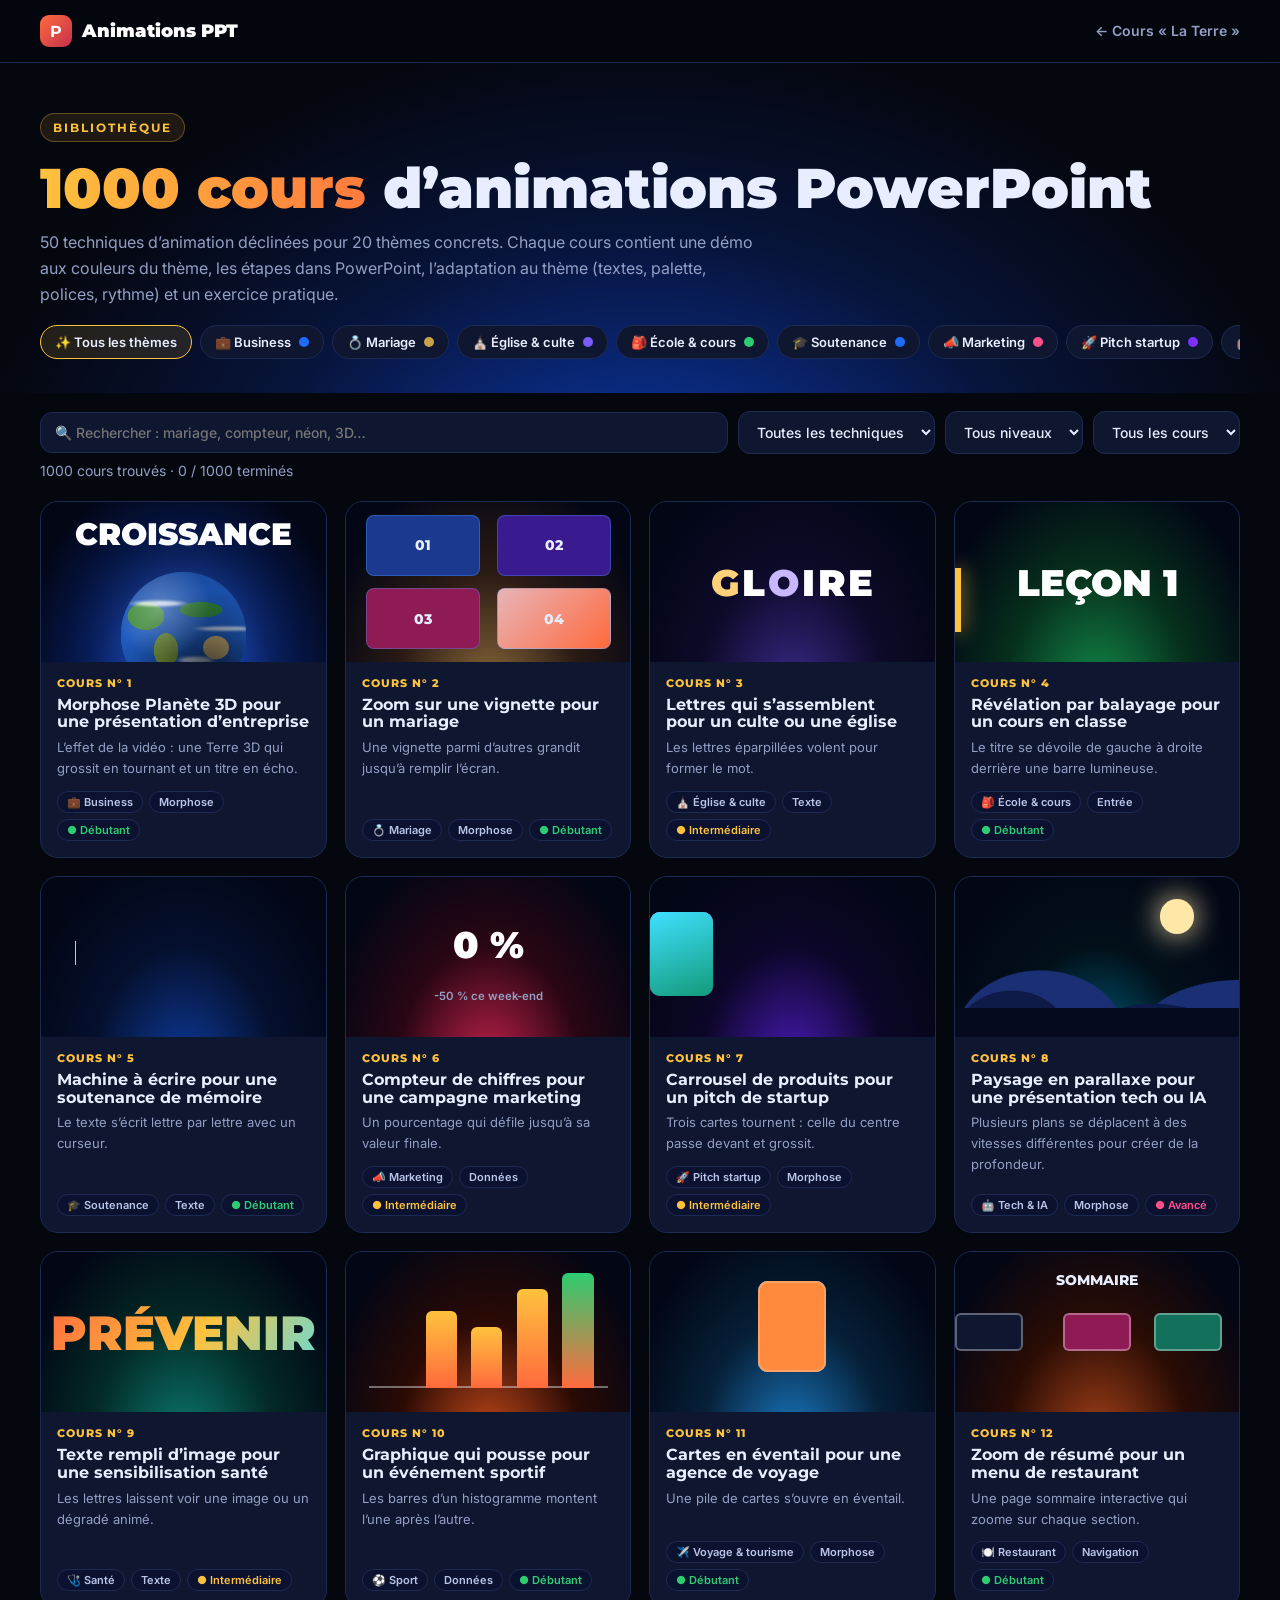
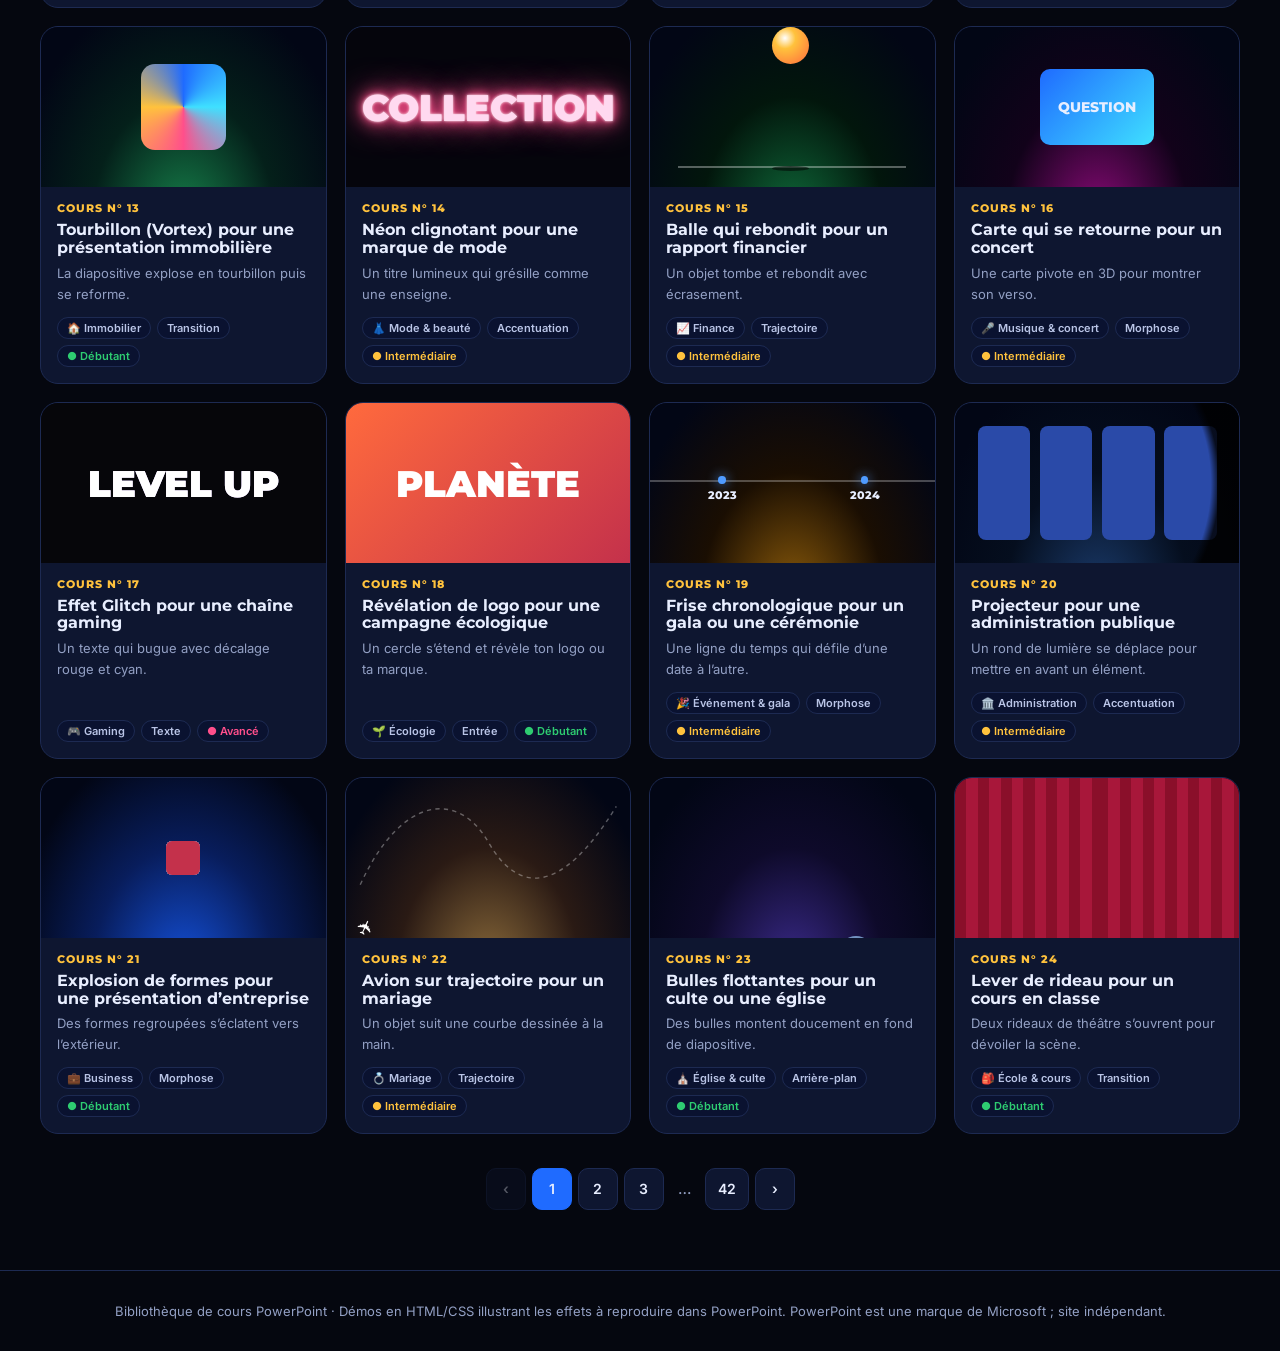
<file: bibliotheque.html>
<!DOCTYPE html>
<html lang="fr">
<head>
<meta charset="UTF-8">
<meta name="viewport" content="width=device-width, initial-scale=1">
<title>Bibliothèque — 1000 cours d’animations PowerPoint</title>
<meta name="description" content="1000 cours d'animations PowerPoint : 50 techniques déclinées pour 20 thèmes (mariage, business, église, école, restaurant…), avec démo animée et tutoriel pas à pas.">
<link rel="preconnect" href="https://fonts.googleapis.com">
<link rel="preconnect" href="https://fonts.gstatic.com" crossorigin>
<link href="https://fonts.googleapis.com/css2?family=Montserrat:wght@400;600;800;900&family=Inter:wght@400;500;600&display=swap" rel="stylesheet">
<link rel="stylesheet" href="assets/demos.css">
<style>
:root{--bg:#05070f;--bg2:#0a1024;--card:#0e1630;--line:#1d2a52;--blue:#1f6bff;--blue2:#4f9bff;--cyan:#3fe0ff;--gold:#ffc23d;--pink:#ff4f8b;--txt:#e8eeff;--mut:#93a0c4;--r:18px}
*{box-sizing:border-box;margin:0;padding:0}
body{font-family:Inter,system-ui,sans-serif;background:var(--bg);color:var(--txt);line-height:1.6;overflow-x:hidden}
h1,h2,h3,h4{font-family:Montserrat,"Arial Black",sans-serif;line-height:1.15}
a{color:var(--blue2)}
.wrap{max-width:1240px;margin:auto;padding:0 20px}
nav{position:sticky;top:0;z-index:50;background:rgba(5,7,15,.85);backdrop-filter:blur(12px);border-bottom:1px solid var(--line)}
nav .wrap{display:flex;align-items:center;justify-content:space-between;height:62px}
.logo{font:900 18px Montserrat,"Arial Black",sans-serif;display:flex;align-items:center;gap:10px;color:#fff;text-decoration:none}
.logo b{display:grid;place-items:center;width:32px;height:32px;border-radius:9px;background:linear-gradient(135deg,#ff6a3d,#c4314b);font-size:16px}
nav a.back{color:var(--mut);text-decoration:none;font-weight:600;font-size:14px}
.hero{padding:50px 0 30px;background:radial-gradient(ellipse at 50% 140%,#0c3cb8 0%,#071338 45%,var(--bg) 75%)}
.kicker{display:inline-block;font:700 12px Montserrat,"Arial Black",sans-serif;letter-spacing:2px;text-transform:uppercase;color:var(--gold);background:rgba(255,194,61,.1);border:1px solid rgba(255,194,61,.3);padding:6px 12px;border-radius:99px}
.hero h1{font-size:clamp(32px,5vw,56px);font-weight:900;margin:14px 0 10px}
.hero h1 span{background:linear-gradient(90deg,var(--gold),#ff7a3d);-webkit-background-clip:text;background-clip:text;color:transparent}
.hero p{color:var(--mut);max-width:720px}
.themes{display:flex;gap:8px;overflow-x:auto;padding:18px 0 4px;scrollbar-width:thin}
.th{flex:none;display:flex;align-items:center;gap:8px;padding:8px 14px;border-radius:99px;border:1px solid var(--line);background:var(--card);color:var(--txt);font:600 13px Inter;cursor:pointer;white-space:nowrap}
.th.on{border-color:var(--gold);background:rgba(255,194,61,.12)}
.th i{width:10px;height:10px;border-radius:50%}
.bar{display:flex;gap:10px;flex-wrap:wrap;margin:18px 0 6px;align-items:center}
.bar select,.bar input{padding:11px 14px;border-radius:12px;border:1px solid var(--line);background:var(--card);color:var(--txt);font:500 14px Inter}
.bar input{flex:1;min-width:220px}
.count{color:var(--mut);font-size:14px;margin:6px 0 0}
.grid{display:grid;grid-template-columns:repeat(auto-fill,minmax(260px,1fr));gap:18px;margin-top:18px}
.card{background:var(--card);border:1px solid var(--line);border-radius:var(--r);overflow:hidden;transition:.25s;cursor:pointer;display:flex;flex-direction:column;text-decoration:none;color:inherit}
.card:hover{transform:translateY(-4px);border-color:var(--gold)}
.card .body{padding:14px 16px 16px;display:flex;flex-direction:column;gap:6px;flex:1}
.card .no{font:800 11px Montserrat,"Arial Black",sans-serif;color:var(--gold);letter-spacing:1px}
.card h3{font-size:15.5px}
.card p{font-size:13px;color:var(--mut)}
.tags{display:flex;gap:6px;flex-wrap:wrap;margin-top:auto;padding-top:6px}
.tag{font:600 11px Inter;padding:3px 9px;border-radius:99px;background:#0a1230;border:1px solid var(--line);color:#b9c4e6}
.lvl1{color:#2ecc71}.lvl2{color:var(--gold)}.lvl3{color:var(--pink)}
.pager{display:flex;gap:6px;justify-content:center;flex-wrap:wrap;margin:34px 0 60px}
.pager button{min-width:40px;padding:9px 12px;border-radius:10px;border:1px solid var(--line);background:var(--card);color:var(--txt);font:600 14px Inter;cursor:pointer}
.pager button.on{background:var(--blue);border-color:var(--blue)}
.pager button:disabled{opacity:.35;cursor:default}
.empty{color:var(--mut);padding:50px;text-align:center}

/* Page cours */
#course{display:none;padding:30px 0 70px}
body.reading #list{display:none}body.reading #course{display:block}body.reading .hero{display:none}
.crumbs{font-size:14px;color:var(--mut);margin-bottom:18px}
.crumbs a{color:var(--mut);cursor:pointer}
.cgrid{display:grid;grid-template-columns:1.1fr 1fr;gap:30px;align-items:start}
@media(max-width:900px){.cgrid{grid-template-columns:1fr}}
.cgrid .stage{border-radius:16px;box-shadow:0 30px 70px rgba(0,0,0,.5)}
.ctitle{font-size:clamp(26px,3.4vw,38px);margin:10px 0}
.box{background:var(--card);border:1px solid var(--line);border-radius:var(--r);padding:22px;margin-top:18px}
.box h4{font-size:17px;margin-bottom:10px;display:flex;gap:10px;align-items:center}
.box ol{padding-left:22px}.box li{margin-bottom:9px;color:#cdd6f2;font-size:15px}
.facts{display:grid;grid-template-columns:repeat(3,1fr);gap:10px;margin-top:16px}
@media(max-width:600px){.facts{grid-template-columns:repeat(2,1fr)}}
.facts div{background:var(--card);border:1px solid var(--line);border-radius:12px;padding:10px 12px;font-size:13px}
.facts small{display:block;color:var(--mut)}
.pal{display:flex;gap:8px;flex-wrap:wrap;margin-top:6px}
.pal span{display:flex;align-items:center;gap:6px;font:600 12px Inter;background:#0a1230;border:1px solid var(--line);padding:4px 10px 4px 4px;border-radius:99px}
.pal i{width:18px;height:18px;border-radius:50%;border:1px solid #fff3}
.tip{display:flex;gap:12px;padding:14px 16px;border-radius:12px;margin-top:12px;font-size:14px;background:rgba(63,224,255,.08);border:1px solid rgba(63,224,255,.25)}
.tip.ex{background:rgba(255,194,61,.08);border-color:rgba(255,194,61,.3)}
.navc{display:flex;justify-content:space-between;gap:10px;margin-top:24px;flex-wrap:wrap}
.btn{display:inline-flex;align-items:center;gap:8px;padding:12px 18px;border-radius:12px;font:700 14px Montserrat,"Arial Black",sans-serif;text-decoration:none;cursor:pointer;border:1px solid var(--line);background:var(--card);color:#fff}
.btn.p{background:var(--blue);border-color:var(--blue)}
.done{display:flex;align-items:center;gap:10px;margin-top:18px;cursor:pointer;color:var(--mut);font-size:14px}
.done input{width:18px;height:18px;accent-color:var(--blue)}
.rel{display:grid;grid-template-columns:repeat(auto-fill,minmax(200px,1fr));gap:14px;margin-top:14px}
.rel .card h3{font-size:13.5px}.rel .card .body{padding:10px 12px}
.seen{position:absolute;top:8px;right:8px;z-index:5;font:700 11px Inter;background:#2ecc71;color:#05210f;padding:2px 8px;border-radius:99px}
footer{padding:30px 0;border-top:1px solid var(--line);color:var(--mut);font-size:13px;text-align:center}
</style>
</head>
<body>
<nav><div class="wrap">
  <a class="logo" href="index.html"><b>P</b> Animations PPT</a>
  <a class="back" href="index.html">← Cours « La Terre »</a>
</div></nav>

<header class="hero"><div class="wrap">
  <span class="kicker">Bibliothèque</span>
  <h1><span>1000 cours</span> d’animations PowerPoint</h1>
  <p>50 techniques d’animation déclinées pour 20 thèmes concrets. Chaque cours contient une démo aux couleurs du thème, les étapes dans PowerPoint, l’adaptation au thème (textes, palette, polices, rythme) et un exercice pratique.</p>
  <div class="themes" id="themes"></div>
</div></header>

<main class="wrap">
  <div id="list">
    <div class="bar">
      <input id="q" placeholder="🔍 Rechercher : mariage, compteur, néon, 3D…">
      <select id="fcat"></select>
      <select id="flvl"><option value="">Tous niveaux</option><option value="1">Débutant</option><option value="2">Intermédiaire</option><option value="3">Avancé</option></select>
      <select id="fseen"><option value="">Tous les cours</option><option value="todo">À faire</option><option value="done">Terminés</option></select>
    </div>
    <div class="count" id="count"></div>
    <div class="grid" id="grid"></div>
    <div class="pager" id="pager"></div>
  </div>
  <div id="course"></div>
</main>

<footer><div class="wrap">Bibliothèque de cours PowerPoint · Démos en HTML/CSS illustrant les effets à reproduire dans PowerPoint. PowerPoint est une marque de Microsoft ; site indépendant.</div></footer>

<script src="assets/modeles.js"></script>
<script>
/* ---------- 20 thèmes ---------- */
const T=[
 {k:'business',n:'Business',pour:'une présentation d’entreprise',ic:'💼',c:['#1f6bff','#3fe0ff','#ffc23d','#7a8cff'],b:['#1450d8','#081d5c'],w:'CROISSANCE',p:'Résultats 2026',font:'Montserrat ou Segoe UI Bold',fond:'dégradé radial bleu nuit vers noir, sobre et corporate',ry:'rythme dynamique mais posé : 1 à 1,5 s par transition',ex:'présente les 3 chiffres clés de ton entreprise sur 3 diapositives',tp:'Garde le logo de l’entreprise fixe dans un coin : il ne doit pas bouger d’une diapo à l’autre.'},
 {k:'mariage',n:'Mariage',pour:'un mariage',ic:'💍',c:['#c9a24d','#f3e3c3','#e8b4b8','#ffffff'],b:['#8a6a3a','#2a1a14'],w:'OUI !',p:'Awa & Koffi',font:'Playfair Display ou Great Vibes',fond:'dégradé or champagne vers brun profond',ry:'lent et élégant : allonge toutes les durées d’environ 30 %',ex:'crée le diaporama « notre histoire » avec 5 dates clés du couple',tp:'Les animations rapides cassent l’émotion : privilégie fondus et Morphose lentes.'},
 {k:'eglise',n:'Église & culte',pour:'un culte ou une église',ic:'⛪',c:['#7a5cff','#c7b8ff','#ffd27a','#ffffff'],b:['#3a2a8a','#0e0a2a'],w:'GLOIRE',p:'Psaume 23',font:'Cinzel ou Georgia',fond:'dégradé violet profond avec une lueur dorée en bas',ry:'calme : 1,5 à 2 s, sans effets agressifs',ex:'prépare l’affichage d’un chant avec un couplet par diapositive',tp:'Le texte doit rester lisible depuis le fond de la salle : 40 pt minimum.'},
 {k:'ecole',n:'École & cours',pour:'un cours en classe',ic:'🎒',c:['#2ecc71','#3fe0ff','#ffc23d','#ff6a3d'],b:['#138a4a','#06301c'],w:'LEÇON 1',p:'Les fractions',font:'Nunito ou Comic Neue',fond:'dégradé vert tableau vers vert très sombre',ry:'clair et lent pour laisser le temps de lire',ex:'fais apparaître une question puis sa réponse au clic',tp:'Une seule idée par diapositive : l’animation doit aider à comprendre, pas distraire.'},
 {k:'universite',n:'Soutenance',pour:'une soutenance de mémoire',ic:'🎓',c:['#1f6bff','#9fc3ff','#ffc23d','#ffffff'],b:['#0d3a9a','#05102e'],w:'MÉMOIRE',p:'Problématique',font:'Lato ou Calibri',fond:'dégradé bleu académique sobre',ry:'sobre : animations courtes (0,5 à 1 s)',ex:'anime le plan de ta soutenance en 4 parties',tp:'Le jury veut du fond : limite-toi à 2 types d’animation dans toute la présentation.'},
 {k:'marketing',n:'Marketing',pour:'une campagne marketing',ic:'📣',c:['#ff4f8b','#ffc23d','#3fe0ff','#ff6a3d'],b:['#c4214b','#2a0614'],w:'PROMO',p:'-50 % ce week-end',font:'Poppins Black ou Anton',fond:'dégradé rose vif vers prune',ry:'punchy : 0,5 à 1 s, enchaînements rapides',ex:'crée une pub de 15 s pour un produit, exportée en vidéo',tp:'Exporte en 1080×1920 pour les Reels et Statuts WhatsApp.'},
 {k:'startup',n:'Pitch startup',pour:'un pitch de startup',ic:'🚀',c:['#7a31ff','#3fe0ff','#2ecc71','#ff4f8b'],b:['#4a1ab8','#0c0628'],w:'PITCH',p:'Le problème',font:'Inter Black ou Montserrat',fond:'dégradé violet électrique vers noir',ry:'énergique : 1 s, Morphose entre chaque section',ex:'construis les 3 diapos « Problème → Solution → Marché »',tp:'10 diapositives, 20 minutes, 30 pt minimum : la règle 10/20/30 reste valable.'},
 {k:'tech',n:'Tech & IA',pour:'une présentation tech ou IA',ic:'🤖',c:['#00e5ff','#2ecc71','#7a31ff','#ff4f8b'],b:['#006a8a','#02101a'],w:'IA 2026',p:'Machine learning',font:'Space Grotesk ou Consolas',fond:'dégradé cyan sombre vers noir, avec une grille fine',ry:'précis et rapide : 0,6 à 1 s',ex:'explique un flux de données en 4 étapes animées',tp:'Ajoute une grille de lignes fines à 10 % d’opacité pour un look « interface ».'},
 {k:'sante',n:'Santé',pour:'une sensibilisation santé',ic:'🩺',c:['#13b5a5','#a8f0e6','#ff6a6a','#ffffff'],b:['#0b7a70','#032a26'],w:'PRÉVENIR',p:'Lavez-vous les mains',font:'Open Sans ou Source Sans',fond:'dégradé turquoise vers vert très sombre',ry:'rassurant : 1 à 1,5 s, sans flash',ex:'anime les 4 gestes de prévention avec icônes',tp:'Évite tout clignotement rapide : certaines personnes y sont sensibles.'},
 {k:'sport',n:'Sport',pour:'un événement sportif',ic:'⚽',c:['#ff6a3d','#ffc23d','#2ecc71','#ffffff'],b:['#c44a1a','#2a0a04'],w:'MATCH',p:'Finale du tournoi',font:'Bebas Neue ou Anton',fond:'dégradé orange feu vers noir',ry:'explosif : 0,4 à 0,8 s',ex:'présente la composition de l’équipe joueur par joueur',tp:'Utilise des inclinaisons (-8°) sur les titres pour donner de la vitesse.'},
 {k:'voyage',n:'Voyage & tourisme',pour:'une agence de voyage',ic:'✈️',c:['#2fb8ff','#ffd27a','#2ecc71','#ff6a3d'],b:['#1a7ac4','#062038'],w:'ÉVASION',p:'Destination Assinie',font:'Montserrat ou Raleway',fond:'dégradé bleu lagon vers bleu nuit',ry:'fluide : 1,5 à 2 s, Morphose et Ken Burns',ex:'crée un itinéraire de 3 étapes sur une carte',tp:'Des photos plein écran valent mieux que du texte : 6 mots maximum par diapo.'},
 {k:'restaurant',n:'Restaurant',pour:'un menu de restaurant',ic:'🍽️',c:['#ff8a3d','#ffd27a','#c4314b','#ffffff'],b:['#a8421a','#2a0c04'],w:'MENU',p:'Plat du jour',font:'Playfair Display ou Lora',fond:'dégradé terracotta vers brun',ry:'gourmand et posé : 1,2 s',ex:'crée un menu animé en boucle pour un écran en salle',tp:'Mets la diapositive en boucle : Diaporama → Configurer → Exécution en continu.'},
 {k:'immobilier',n:'Immobilier',pour:'une présentation immobilière',ic:'🏠',c:['#2ecc71','#ffc23d','#9fc3ff','#ffffff'],b:['#16804a','#04201a'],w:'À VENDRE',p:'Villa 4 pièces',font:'Montserrat ou Barlow',fond:'dégradé vert émeraude vers noir',ry:'élégant : 1,5 s',ex:'présente un bien en 5 photos avec prix et surface',tp:'Le prix et la surface doivent apparaître en dernier : c’est l’effet « révélation ».'},
 {k:'mode',n:'Mode & beauté',pour:'une marque de mode',ic:'👗',c:['#ff4f8b','#ffd1e1','#c9a24d','#ffffff'],b:['#a8204e','#1a0410'],w:'COLLECTION',p:'Été 2026',font:'Didot ou Playfair Display',fond:'dégradé rose poudré vers noir',ry:'chic : 1,5 à 2 s, beaucoup d’espace vide',ex:'crée un lookbook de 4 tenues',tp:'Utilise beaucoup de vide autour du produit : le luxe respire.'},
 {k:'finance',n:'Finance',pour:'un rapport financier',ic:'📈',c:['#2ecc71','#3fe0ff','#ffc23d','#ff4f6b'],b:['#0f6a3a','#02160c'],w:'BILAN',p:'Chiffre d’affaires',font:'IBM Plex Sans ou Calibri',fond:'dégradé vert sombre et sobre',ry:'factuel : 0,8 à 1 s',ex:'anime l’évolution d’un indicateur sur 4 trimestres',tp:'Vert pour la hausse, rouge pour la baisse : n’inverse jamais ce code.'},
 {k:'musique',n:'Musique & concert',pour:'un concert',ic:'🎤',c:['#ff2fd1','#7a31ff','#00e5ff','#ffc23d'],b:['#8a0a78','#12021a'],w:'LIVE',p:'Ce samedi à 20 h',font:'Anton ou Bebas Neue',fond:'dégradé magenta vers violet nuit',ry:'au rythme du son : cale tes animations sur le tempo',ex:'crée une affiche animée de concert de 10 s',tp:'Insère la musique et coche « Exécution en arrière-plan » dans l’onglet Lecture.'},
 {k:'gaming',n:'Gaming',pour:'une chaîne gaming',ic:'🎮',c:['#39ff14','#00e5ff','#ff2fd1','#ffc23d'],b:['#1a7a0a','#020a02'],w:'LEVEL UP',p:'Tournoi en ligne',font:'Press Start 2P ou Orbitron',fond:'dégradé vert néon vers noir',ry:'nerveux : 0,3 à 0,6 s',ex:'crée une intro de vidéo de 5 s',tp:'Les effets néon et glitch sont tes meilleurs alliés dans ce thème.'},
 {k:'ecologie',n:'Écologie',pour:'une campagne écologique',ic:'🌱',c:['#6fcf3c','#c8f08a','#2fb8ff','#ffffff'],b:['#3a8a1a','#0a2004'],w:'PLANÈTE',p:'Agissons maintenant',font:'Quicksand ou Nunito',fond:'dégradé vert feuille vers vert forêt',ry:'naturel : 1,5 s, mouvements doux',ex:'montre 3 gestes écologiques avec leurs chiffres d’impact',tp:'Le modèle 3D de la Terre du cours principal est parfait pour ce thème.'},
 {k:'evenement',n:'Événement & gala',pour:'un gala ou une cérémonie',ic:'🎉',c:['#ffc23d','#ff4f8b','#ffffff','#c9a24d'],b:['#8a5a0a','#1a0e02'],w:'GALA 2026',p:'Remise des prix',font:'Cinzel ou Playfair Display',fond:'dégradé or vers noir, avec paillettes',ry:'solennel puis festif : 2 s pour les révélations',ex:'crée la révélation d’un gagnant avec roulement de tambour',tp:'Une diapositive « en attente » en boucle avant le début fait très professionnel.'},
 {k:'admin',n:'Administration',pour:'une administration publique',ic:'🏛️',c:['#ff8a00','#ffffff','#1a9a4a','#9fc3ff'],b:['#1a3a6a','#050e1e'],w:'RAPPORT',p:'Bilan annuel',font:'Arial ou Segoe UI',fond:'dégradé bleu institutionnel',ry:'sobre : 0,8 s, transitions Fondu et Morphose uniquement',ex:'présente l’organigramme d’un service en 3 niveaux',tp:'Reste sobre : une administration doit inspirer confiance et sérieux.'}
];
const LV=['','Débutant','Intermédiaire','Avancé'];
const OUT=c=>c=='Transition'||c=='Morphose'?'Onglet Transitions':c=='Navigation'?'Insertion → Zoom':'Onglet Animations';

/* ---------- génération des 1000 cours ---------- */
const C=[];
for(let k=0;k<M.length*T.length;k++){
  const ti=k%M.length, hi=(Math.floor(k/M.length)+ti)%T.length;
  const m=M[ti],th=T[hi];
  C.push({n:k+1,m,th,ti,hi,
    t:`${m.t} pour ${th.pour}`,
    min:4+m.l*4+m.s.length,
    txt:(m.t+' '+m.d+' '+m.c+' '+th.n+' '+th.pour+' '+th.k).toLowerCase().normalize('NFD').replace(/[̀-ͯ]/g,'')});
}

/* ---------- état ---------- */
let SEEN={};try{SEEN=JSON.parse(localStorage.getItem('ppt-seen')||'{}')}catch(e){}
const saveSeen=()=>{try{localStorage.setItem('ppt-seen',JSON.stringify(SEEN))}catch(e){}};
let theme='',page=1;const PER=24;
const $=id=>document.getElementById(id);

/* filtres */
const thBox=$('themes');
[{k:'',n:'Tous les thèmes',ic:'✨'},...T].forEach(t=>{const b=document.createElement('button');b.className='th'+(t.k==''?' on':'');
 b.innerHTML=`${t.ic} ${t.n}`+(t.c?`<i style="background:${t.c[0]}"></i>`:'');b.onclick=()=>{theme=t.k;thBox.querySelectorAll('.th').forEach(x=>x.classList.toggle('on',x==b));page=1;render()};thBox.appendChild(b)});
$('fcat').innerHTML='<option value="">Toutes les techniques</option>'+[...new Set(M.map(m=>m.c))].map(c=>`<option>${c}</option>`).join('');
['q','fcat','flvl','fseen'].forEach(id=>$(id).addEventListener('input',()=>{page=1;render()}));

function cardHTML(c,small){
  return `<a class="card" href="#c-${c.n}"><div class="stage d-${c.m.id}" style="${stageStyle(c.th)}">${SEEN[c.n]?'<span class="seen">✓ Fait</span>':''}${demoHTML(c.m,c.th)}</div>
   <div class="body"><span class="no">COURS N° ${c.n}</span><h3>${c.t}</h3>${small?'':`<p>${c.m.d}</p>`}
   <div class="tags"><span class="tag">${c.th.ic} ${c.th.n}</span><span class="tag">${c.m.c}</span>${small?'':`<span class="tag lvl${c.m.l}">● ${LV[c.m.l]}</span>`}</div></div></a>`;
}
function filtered(){
  const q=$('q').value.toLowerCase().normalize('NFD').replace(/[̀-ͯ]/g,'').trim().split(/\s+/).filter(Boolean);
  const cat=$('fcat').value,lv=$('flvl').value,sn=$('fseen').value;
  return C.filter(c=>(!theme||c.th.k==theme)&&(!cat||c.m.c==cat)&&(!lv||c.m.l==lv)&&
    (!sn||(sn=='done'?SEEN[c.n]:!SEEN[c.n]))&&q.every(w=>c.txt.includes(w)||String(c.n)==w));
}
function render(){
  const L=filtered(),pages=Math.max(1,Math.ceil(L.length/PER));page=Math.min(page,pages);
  const done=Object.keys(SEEN).length;
  $('count').textContent=`${L.length} cours trouvés · ${done} / 1000 terminés`;
  $('grid').innerHTML=L.slice((page-1)*PER,page*PER).map(c=>cardHTML(c)).join('')||'<div class="empty">Aucun cours ne correspond.</div>';
  const P=$('pager');P.innerHTML='';
  const add=(lbl,p,dis,on)=>{const b=document.createElement('button');b.textContent=lbl;b.disabled=dis;if(on)b.className='on';b.onclick=()=>{page=p;render();scrollTo({top:$('list').offsetTop-80,behavior:'smooth'})};P.appendChild(b)};
  add('‹',page-1,page==1);
  const set=new Set([1,pages,page-1,page,page+1,page-2,page+2].filter(x=>x>=1&&x<=pages));let last=0;
  [...set].sort((a,b)=>a-b).forEach(p=>{if(p-last>1){const s=document.createElement('span');s.textContent='…';s.style.cssText='color:var(--mut);padding:8px';P.appendChild(s)}add(p,p,false,p==page);last=p});
  add('›',page+1,page==pages);
}

/* ---------- page d'un cours ---------- */
function showCourse(n){
  const c=C[n-1];if(!c){document.body.classList.remove('reading');return}
  const {m,th}=c;
  const adapt=[
    `<b>Arrière-plan :</b> ${th.fond} (clic droit → Mise en forme de l’arrière-plan → Remplissage dégradé).`,
    `<b>Textes :</b> remplace les textes d’exemple par « ${th.w} » pour le titre et « ${th.p} » pour le sous-titre.`,
    `<b>Police :</b> ${th.font}. Si elle n’est pas installée, Accueil → Police → choisis la plus proche.`,
    `<b>Couleurs :</b> utilise la palette ci-dessous. Pour la réutiliser partout : Conception → Variantes → Couleurs → Personnaliser les couleurs.`,
    `<b>Rythme :</b> ${th.ry}.`
  ];
  const same=C.filter(x=>x.ti==c.ti&&x.n!=n).slice(0,4),other=C.filter(x=>x.hi==c.hi&&x.n!=n).sort((a,b)=>((a.n*7919)%97)-((b.n*7919)%97)).slice(0,4);
  $('course').innerHTML=`
   <div class="crumbs"><a onclick="goList()">Bibliothèque</a> › ${th.ic} ${th.n} › Cours n° ${n}</div>
   <div class="cgrid">
    <div>
      <div class="stage d-${m.id}" style="${stageStyle(th)}">${demoHTML(m,th)}</div>
      <div class="facts">
        <div><small>Niveau</small><b class="lvl${m.l}">${LV[m.l]}</b></div>
        <div><small>Durée estimée</small><b>${c.min} min</b></div>
        <div><small>Outil principal</small><b>${OUT(m.c)}</b></div>
        <div><small>Technique</small><b>${m.c}</b></div>
        <div><small>Thème</small><b>${th.ic} ${th.n}</b></div>
        <div><small>Version</small><b>PowerPoint 365 / 2019+</b></div>
      </div>
      <div class="box"><h4>🎨 Palette du thème</h4><div class="pal">${th.c.map(x=>`<span><i style="background:${x}"></i>${x.toUpperCase()}</span>`).join('')}${th.b.map(x=>`<span><i style="background:${x}"></i>${x.toUpperCase()} (fond)</span>`).join('')}</div></div>
    </div>
    <div>
      <span class="kicker">Cours n° ${n} / 1000</span>
      <h1 class="ctitle">${c.t}</h1>
      <p style="color:var(--mut)">${m.d} Dans ce cours, tu l’appliques à ${th.pour}.</p>
      <div class="box"><h4>🛠️ Étapes dans PowerPoint</h4><ol>${m.s.map(s=>`<li>${s}</li>`).join('')}</ol></div>
      <div class="box"><h4>${th.ic} Adapter au thème « ${th.n} »</h4><ol>${adapt.map(s=>`<li>${s}</li>`).join('')}</ol>
        <div class="tip"><span>💡</span><div>${m.tip} ${th.tp}</div></div></div>
      <div class="box"><h4>✍️ Exercice pratique</h4><p style="color:#cdd6f2">Avec l’effet « ${m.t} », ${th.ex}. Teste avec <kbd style="background:#1a2550;border:1px solid #2c3d78;border-radius:6px;padding:1px 6px">F5</kbd>, puis exporte en vidéo (Fichier → Exporter → Créer une vidéo).</p>
        <label class="done"><input type="checkbox" id="donebox" ${SEEN[n]?'checked':''}> J’ai terminé ce cours</label></div>
      <div class="navc">
        ${n>1?`<a class="btn" href="#c-${n-1}">← Cours ${n-1}</a>`:'<span></span>'}
        ${n<1000?`<a class="btn p" href="#c-${n+1}">Cours ${n+1} →</a>`:''}
      </div>
    </div>
   </div>
   <div class="box" style="margin-top:40px"><h4>🔁 Même technique, autres thèmes</h4><div class="rel">${same.map(x=>cardHTML(x,1)).join('')}</div></div>
   <div class="box"><h4>${th.ic} Autres cours sur le thème « ${th.n} »</h4><div class="rel">${other.map(x=>cardHTML(x,1)).join('')}</div></div>`;
  $('donebox').onchange=e=>{if(e.target.checked)SEEN[n]=1;else delete SEEN[n];saveSeen()};
  document.body.classList.add('reading');document.title=`Cours ${n} — ${c.t}`;scrollTo(0,0);
}
function goList(){location.hash='';}
function route(){const h=location.hash.match(/^#c-(\d+)$/);
  if(h)showCourse(+h[1]);else{document.body.classList.remove('reading');document.title='Bibliothèque — 1000 cours d’animations PowerPoint';render()}}
addEventListener('hashchange',route);route();
</script>
</body>
</html>
</file>
<file: assets/demos.css>
.stage{position:relative;aspect-ratio:16/9;overflow:hidden;container-type:inline-size;
  background:radial-gradient(ellipse at 50% 120%,var(--sbg1,#0f43d6) 0%,var(--sbg2,#06185a) 45%,#020615 85%)}
/* Planète CSS */
.planet{position:absolute;border-radius:50%;overflow:hidden;
  background:#1d4fa8;
  box-shadow:inset -18px -14px 50px rgba(0,0,0,.85),inset 8px 6px 30px rgba(170,210,255,.35),0 0 60px rgba(70,140,255,.35);
  transition:all 1.6s cubic-bezier(.65,0,.35,1)}
.planet::before{content:"";position:absolute;inset:0;width:200%;
  background:
   radial-gradient(ellipse 12% 18% at 10% 35%,#3f8a3a 60%,transparent 62%),
   radial-gradient(ellipse 8% 22% at 18% 62%,#6f8f3c 60%,transparent 62%),
   radial-gradient(ellipse 14% 10% at 32% 30%,#2f7a37 60%,transparent 62%),
   radial-gradient(ellipse 9% 16% at 38% 60%,#c9b27a 55%,transparent 60%),
   radial-gradient(ellipse 6% 9% at 26% 80%,#e9eef5 60%,transparent 62%),
   radial-gradient(ellipse 12% 18% at 60% 35%,#3f8a3a 60%,transparent 62%),
   radial-gradient(ellipse 8% 22% at 68% 62%,#6f8f3c 60%,transparent 62%),
   radial-gradient(ellipse 14% 10% at 82% 30%,#2f7a37 60%,transparent 62%),
   radial-gradient(ellipse 9% 16% at 88% 60%,#c9b27a 55%,transparent 60%),
   radial-gradient(ellipse 6% 9% at 76% 80%,#e9eef5 60%,transparent 62%),
   linear-gradient(#1a4aa0,#1f5cc0 50%,#163f8c);
  animation:spin 14s linear infinite}
.planet::after{content:"";position:absolute;inset:0;width:200%;opacity:.75;
  background:
   radial-gradient(ellipse 18% 4% at 15% 25%,#fff 40%,transparent 70%),
   radial-gradient(ellipse 12% 5% at 30% 70%,#fff 40%,transparent 70%),
   radial-gradient(ellipse 20% 3% at 42% 45%,#fff 40%,transparent 70%),
   radial-gradient(ellipse 18% 4% at 65% 25%,#fff 40%,transparent 70%),
   radial-gradient(ellipse 12% 5% at 80% 70%,#fff 40%,transparent 70%),
   radial-gradient(ellipse 20% 3% at 92% 45%,#fff 40%,transparent 70%);
  animation:spin 9s linear infinite;filter:blur(1px)}
.planet .shade{position:absolute;inset:0;border-radius:50%;z-index:2;
  background:radial-gradient(circle at 32% 28%,rgba(255,255,255,.28),transparent 40%),radial-gradient(circle at 70% 75%,rgba(0,0,0,.65),transparent 60%)}
@keyframes spin{to{transform:translateX(-50%)}}

/* ===================== DÉMOS DES MODÈLES ===================== */
.stage *{position:absolute}
.big{font:900 13cqw Montserrat,"Arial Black",sans-serif;color:#fff;left:0;right:0;text-align:center;top:50%;transform:translateY(-50%);white-space:nowrap}
.mid{font:900 9cqw Montserrat,"Arial Black",sans-serif;color:#fff;white-space:nowrap}
/* 1 planète */
.d-planete .planet{width:44%;aspect-ratio:1;left:28%;top:44%;animation:pl1 4s cubic-bezier(.65,0,.35,1) infinite alternate}
.d-planete .t-main,.d-planete .t-out{position:absolute;left:0;right:0;text-align:center;font:900 11cqw Montserrat,"Arial Black",sans-serif;top:8%}
.d-planete .t-main{color:#fff}
.d-planete .t-out{color:transparent;-webkit-text-stroke:1px #fff;opacity:0}
.d-planete .o1{animation:o1 4s cubic-bezier(.65,0,.35,1) infinite alternate}
.d-planete .o2{animation:o2 4s cubic-bezier(.65,0,.35,1) infinite alternate}
.d-planete .t-main{animation:tm 4s cubic-bezier(.65,0,.35,1) infinite alternate}
@keyframes pl1{0%,30%{width:44%;left:28%;top:44%;transform:none}70%,100%{width:62%;left:19%;top:32%;transform:rotate(-14deg)}}
@keyframes o1{0%,30%{opacity:0;top:8%}70%,100%{opacity:1;top:4%}}
@keyframes o2{0%,30%{opacity:0;top:8%}70%,100%{opacity:1;top:42%}}
@keyframes tm{0%,30%{top:8%}70%,100%{top:23%}}
/* 2 zoom carte */
.d-zoom .tile{width:40%;height:38%;border-radius:8px;background:#1b3a8f;border:1px solid #4f9bff55}
.d-zoom .tile:nth-child(1){left:7%;top:8%}.d-zoom .tile:nth-child(2){left:53%;top:8%;background:#3a1b8f}
.d-zoom .tile:nth-child(3){left:7%;top:54%;background:#8f1b55}
.d-zoom .tile:nth-child(4){left:53%;top:54%;background:linear-gradient(135deg,var(--gold),#ff6a3d);z-index:2;animation:zt 4s ease-in-out infinite}
.d-zoom .tile span{position:static;display:grid;place-items:center;height:100%;font:800 5cqw Montserrat,"Arial Black",sans-serif}
@keyframes zt{0%,25%{left:53%;top:54%;width:40%;height:38%}55%,85%{left:0;top:0;width:100%;height:100%;border-radius:0}100%{left:53%;top:54%;width:40%;height:38%}}
/* 3 lettres */
.d-lettres .row{left:0;right:0;top:50%;transform:translateY(-50%);display:flex;justify-content:center;gap:1cqw;position:absolute}
.d-lettres .row span{position:relative;font:900 13cqw Montserrat,"Arial Black",sans-serif;color:#fff;animation:lt 3.6s cubic-bezier(.65,0,.35,1) infinite alternate}
.d-lettres .row span:nth-child(1){--x:-20cqw;--y:-18cqw;--r:-40deg;color:var(--gold)}
.d-lettres .row span:nth-child(2){--x:-6cqw;--y:20cqw;--r:30deg}
.d-lettres .row span:nth-child(3){--x:4cqw;--y:-22cqw;--r:80deg;color:var(--cyan)}
.d-lettres .row span:nth-child(4){--x:12cqw;--y:18cqw;--r:-60deg}
.d-lettres .row span:nth-child(5){--x:22cqw;--y:-12cqw;--r:20deg;color:var(--pink)}
@keyframes lt{0%,25%{transform:translate(var(--x),var(--y)) rotate(var(--r)) scale(.7)}75%,100%{transform:none}}
/* 4 rideau balayer */
.d-balayer .big{animation:wp 3s ease-in-out infinite}
.d-balayer .bar{left:0;top:30%;height:40%;width:6px;background:var(--gold);animation:wb 3s ease-in-out infinite;box-shadow:0 0 20px var(--gold)}
@keyframes wp{0%{clip-path:inset(0 100% 0 0)}50%,80%{clip-path:inset(0 0 0 0)}100%{clip-path:inset(0 0 0 100%)}}
@keyframes wb{0%{left:0}50%,80%{left:calc(100% - 6px)}100%{left:calc(100% - 6px);opacity:0}}
/* 5 machine à écrire */
.d-type .mid{left:12%;top:40%;font-size:7cqw;overflow:hidden;width:0;border-right:.6cqw solid var(--gold);width:0;animation:ty 4s steps(var(--n,14)) infinite,cr .6s step-end infinite}
@keyframes ty{0%{width:0}60%,90%{width:calc(var(--n,14)*1ch)}100%{width:0}}
@keyframes cr{50%{border-color:transparent}}
/* 6 compteur */
@property --n{syntax:'<integer>';initial-value:0;inherits:false}
.d-compteur .big{counter-reset:n var(--n);animation:cn 3.5s cubic-bezier(.2,.7,.2,1) infinite;top:42%}
.d-compteur .big::after{content:counter(n) " %";position:static}
.d-compteur .sub{left:0;right:0;text-align:center;top:70%;font:600 4cqw Inter;color:var(--mut)}
@keyframes cn{0%{--n:0}70%,100%{--n:98}}
/* 7 carrousel */
.d-carrousel .it{width:22%;aspect-ratio:3/4;border-radius:10px;top:22%;animation:cr7 6s ease-in-out infinite}
.d-carrousel .it:nth-child(1){background:linear-gradient(160deg,#ff6a3d,#c4314b)}
.d-carrousel .it:nth-child(2){background:linear-gradient(160deg,#4f9bff,#1f3bb0);animation-delay:-2s}
.d-carrousel .it:nth-child(3){background:linear-gradient(160deg,#3fe0ff,#139a7a);animation-delay:-4s}
@keyframes cr7{0%,25%{left:39%;transform:scale(1.25);z-index:3;opacity:1}33%,58%{left:70%;transform:scale(.8);z-index:1;opacity:.6}66%,91%{left:8%;transform:scale(.8);z-index:1;opacity:.6}100%{left:39%;transform:scale(1.25);z-index:3;opacity:1}}
/* 8 parallaxe */
.d-parallaxe .l{bottom:0;height:60%;width:200%;left:0}
.d-parallaxe .l1{background:radial-gradient(ellipse 15% 70% at 15% 100%,#1b2f74 98%,transparent),radial-gradient(ellipse 18% 60% at 50% 100%,#1b2f74 98%,transparent),radial-gradient(ellipse 15% 70% at 65% 100%,#1b2f74 98%,transparent),radial-gradient(ellipse 18% 60% at 100% 100%,#1b2f74 98%,transparent);animation:px 9s linear infinite}
.d-parallaxe .l2{height:42%;background:radial-gradient(ellipse 10% 70% at 10% 100%,#0e1a47 98%,transparent),radial-gradient(ellipse 12% 50% at 35% 100%,#0e1a47 98%,transparent),radial-gradient(ellipse 10% 70% at 60% 100%,#0e1a47 98%,transparent),radial-gradient(ellipse 12% 50% at 85% 100%,#0e1a47 98%,transparent);animation:px 5s linear infinite}
.d-parallaxe .l3{height:18%;background:#050a1f;width:100%}
.d-parallaxe .moon{width:12%;aspect-ratio:1;border-radius:50%;background:#ffe7a8;top:14%;right:16%;box-shadow:0 0 30px #ffe7a8}
@keyframes px{to{transform:translateX(-50%)}}
/* 9 masque texte */
.d-masque .big{color:transparent;font-size:17cqw;background:linear-gradient(120deg,#ff6a3d,#ffc23d,#3fe0ff,#1f6bff,#ff4f8b,#ff6a3d);background-size:300% 100%;-webkit-background-clip:text;background-clip:text;animation:mk 4s linear infinite}
@keyframes mk{to{background-position:300% 0}}
/* 10 graphique */
.d-graph .b{bottom:15%;width:11%;border-radius:6px 6px 0 0;background:linear-gradient(var(--cyan),var(--blue));animation:gb 3.5s cubic-bezier(.2,.8,.2,1) infinite;transform-origin:bottom}
.d-graph .b:nth-child(1){left:12%;height:30%}.d-graph .b:nth-child(2){left:28%;height:48%;animation-delay:.15s}
.d-graph .b:nth-child(3){left:44%;height:38%;animation-delay:.3s}.d-graph .b:nth-child(4){left:60%;height:62%;animation-delay:.45s}
.d-graph .b:nth-child(5){left:76%;height:72%;animation-delay:.6s;background:linear-gradient(var(--gold),#ff6a3d)}
.d-graph .axis{left:8%;right:8%;bottom:15%;height:2px;background:#fff6}
@keyframes gb{0%{transform:scaleY(0)}40%,85%{transform:scaleY(1)}100%{transform:scaleY(0)}}
/* 11 éventail */
.d-eventail .c{width:24%;aspect-ratio:3/4;left:38%;top:18%;border-radius:10px;transform-origin:50% 120%;animation:ev 4s ease-in-out infinite alternate;border:2px solid #fff3}
.d-eventail .c:nth-child(1){background:#c4314b;--r:-36deg}.d-eventail .c:nth-child(2){background:#7a31c4;--r:-18deg}
.d-eventail .c:nth-child(3){background:#1f6bff;--r:0deg}.d-eventail .c:nth-child(4){background:#139a7a;--r:18deg}
.d-eventail .c:nth-child(5){background:#ff8a3d;--r:36deg}
@keyframes ev{0%,20%{transform:rotate(0)}80%,100%{transform:rotate(var(--r))}}
/* 12 zoom résumé */
.d-resume .th{width:24%;aspect-ratio:16/9;top:38%;border-radius:6px;border:2px solid #fff5}
.d-resume .th:nth-child(1){left:6%;background:#1b3a8f}.d-resume .th:nth-child(2){left:38%;background:#8f1b55;animation:rs 5s ease-in-out infinite;z-index:2}
.d-resume .th:nth-child(3){left:70%;background:#13705a}
.d-resume .hd{top:12%;left:0;right:0;text-align:center;font:800 5cqw Montserrat,"Arial Black",sans-serif}
@keyframes rs{0%,30%{left:38%;top:38%;width:24%}50%,80%{left:0;top:0;width:100%;border-radius:0;border-color:transparent}100%{left:38%;top:38%;width:24%}}
/* 13 vortex */
.d-vortex .sq{width:30%;aspect-ratio:1;left:35%;top:calc(50% - 15cqw);border-radius:14px;background:conic-gradient(from 0deg,#1f6bff,#3fe0ff,#ff4f8b,#ffc23d,#1f6bff);animation:vx 3.5s cubic-bezier(.7,0,.3,1) infinite}
@keyframes vx{0%{transform:rotate(0) scale(1)}45%{transform:rotate(720deg) scale(0);opacity:.2}55%{transform:rotate(720deg) scale(0)}100%{transform:rotate(1440deg) scale(1)}}
/* 14 néon */
.d-neon{background:#05050c!important}
.d-neon .big{color:#ffd9f0;text-shadow:0 0 1cqw #fff,0 0 3cqw #ff4f8b,0 0 6cqw #ff4f8b,0 0 12cqw #ff4f8b;animation:nn 2.4s infinite}
@keyframes nn{0%,18%,22%,25%,53%,57%,100%{opacity:1}20%,24%,55%{opacity:.25;text-shadow:none}}
/* 15 rebond */
.d-rebond .ball{width:13%;aspect-ratio:1;border-radius:50%;left:43%;background:radial-gradient(circle at 35% 30%,#fff,#ffc23d 30%,#ff6a3d);animation:bo 1.2s cubic-bezier(.3,0,.7,1) infinite alternate}
.d-rebond .floor{left:10%;right:10%;bottom:12%;height:2px;background:#fff5}
.d-rebond .sh{width:13%;height:3%;left:43%;bottom:10%;border-radius:50%;background:#0008;animation:sh 1.2s cubic-bezier(.3,0,.7,1) infinite alternate}
@keyframes bo{0%{top:8%}90%{transform:scale(1)}100%{top:calc(88% - 13cqw);transform:scale(1.2,.8)}}
@keyframes sh{0%{transform:scale(.4);opacity:.3}100%{transform:scale(1.2);opacity:1}}
/* 16 flip */
.d-flip{perspective:600px}
.d-flip .card3{width:40%;aspect-ratio:3/2;left:30%;top:calc(50% - 13.3cqw);transform-style:preserve-3d;animation:fl 4s ease-in-out infinite}
.d-flip .f{inset:0;border-radius:10px;display:grid;place-items:center;font:800 5cqw Montserrat,"Arial Black",sans-serif;backface-visibility:hidden}
.d-flip .fa{background:linear-gradient(135deg,#1f6bff,#3fe0ff)}
.d-flip .fb{background:linear-gradient(135deg,#ff6a3d,#ffc23d);transform:rotateY(180deg);color:#1a1200}
@keyframes fl{0%,30%{transform:rotateY(0)}50%,80%{transform:rotateY(180deg)}100%{transform:rotateY(360deg)}}
/* 17 glitch */
.d-glitch{background:#06060a!important}
.d-glitch .big{animation:gl 2.5s infinite steps(1)}
.d-glitch .g1{color:#ff004c;mix-blend-mode:screen;animation:g1 2.5s infinite steps(1)}
.d-glitch .g2{color:#00e5ff;mix-blend-mode:screen;animation:g2 2.5s infinite steps(1)}
@keyframes g1{0%,70%{transform:translate(0,-50%);clip-path:none}72%{transform:translate(-2cqw,-50%);clip-path:inset(10% 0 55% 0)}76%{transform:translate(2cqw,-50%);clip-path:inset(60% 0 10% 0)}80%{transform:translate(0,-50%);clip-path:none}}
@keyframes g2{0%,70%{transform:translate(0,-50%)}73%{transform:translate(2cqw,-50%);clip-path:inset(40% 0 30% 0)}78%{transform:translate(-1.5cqw,-50%);clip-path:inset(5% 0 70% 0)}80%{transform:translate(0,-50%);clip-path:none}}
/* 18 logo reveal */
.d-logo .circ{width:100%;height:100%;left:0;top:0;background:linear-gradient(135deg,#ff6a3d,#c4314b);animation:lc 4s cubic-bezier(.7,0,.3,1) infinite}
.d-logo .big{z-index:2;animation:lg 4s cubic-bezier(.7,0,.3,1) infinite}
@keyframes lc{0%{clip-path:circle(0% at 50% 50%)}35%,80%{clip-path:circle(75% at 50% 50%)}100%{clip-path:circle(0% at 50% 50%)}}
@keyframes lg{0%,30%{opacity:0;letter-spacing:1em}55%,80%{opacity:1;letter-spacing:.02em}100%{opacity:0}}
/* 19 timeline */
.d-timeline .track{left:0;top:48%;width:200%;height:2px;background:#fff4;animation:tl 6s ease-in-out infinite}
.d-timeline .track i{top:-1.2cqw;width:2.6cqw;height:2.6cqw;border-radius:50%;background:var(--blue2);box-shadow:0 0 12px var(--blue2)}
.d-timeline .track b{top:3cqw;font:800 4cqw Montserrat,"Arial Black",sans-serif;transform:translateX(-35%)}
@keyframes tl{0%,15%{transform:translateX(0)}30%,45%{transform:translateX(-25%)}60%,75%{transform:translateX(-50%)}90%,100%{transform:translateX(0)}}
/* 20 spotlight */
.d-spot .bg{inset:0;display:grid;grid-template-columns:repeat(4,1fr);gap:4%;padding:8%;position:absolute}
.d-spot .bg span{position:static;border-radius:8px;background:#2a4aa8}
.d-spot .mask{inset:0;background:radial-gradient(circle 14cqw at var(--x,30%) 50%,transparent 95%,rgba(0,0,0,.82));animation:sp 5s ease-in-out infinite}
@property --x{syntax:'<percentage>';initial-value:30%;inherits:false}
@keyframes sp{0%,20%{--x:20%}40%,60%{--x:50%}80%,100%{--x:80%}}
/* 21 grille éclatée */
.d-grille .sq{width:12%;aspect-ratio:1;border-radius:6px;left:44%;top:calc(50% - 6cqw);animation:gx 3.2s cubic-bezier(.65,0,.35,1) infinite alternate}
@keyframes gx{0%,25%{transform:translate(0,0) rotate(0)}75%,100%{transform:translate(var(--dx),var(--dy)) rotate(var(--rr))}}
/* 22 trajectoire */
.d-traj .path{inset:0}
.d-traj .plane{font-size:7cqw;offset-path:path("M 20 150 C 80 20, 160 20, 200 90 S 300 170, 380 40");offset-rotate:auto;animation:tj 4s ease-in-out infinite;color:#fff;left:0;top:0;line-height:1}
@keyframes tj{0%{offset-distance:0%}100%{offset-distance:100%}}
/* 23 bulles */
.d-bulles .bb{bottom:-20%;border-radius:50%;border:2px solid #9fd2ffaa;background:radial-gradient(circle at 30% 30%,#ffffff55,transparent 60%);animation:bl linear infinite}
@keyframes bl{to{transform:translateY(-140cqw)}}
/* 24 rideaux */
.d-rideaux .big{color:var(--gold)}
.d-rideaux .p{top:0;height:100%;width:50%;background:repeating-linear-gradient(90deg,#8a0f2a 0 4cqw,#a8173a 4cqw 8cqw);z-index:2}
.d-rideaux .pl{left:0;animation:rl 4s ease-in-out infinite}.d-rideaux .pr{right:0;animation:rr 4s ease-in-out infinite}
@keyframes rl{0%,15%{transform:translateX(0)}50%,85%{transform:translateX(-100%)}100%{transform:translateX(0)}}
@keyframes rr{0%,15%{transform:translateX(0)}50%,85%{transform:translateX(100%)}100%{transform:translateX(0)}}
/* 25 aurore */
.d-aurore{background:linear-gradient(120deg,#0b1b5e,#5a1b8f,#0f8b8d,#1f6bff,#0b1b5e)!important;background-size:400% 400%!important;animation:au 8s ease infinite}
@keyframes au{0%{background-position:0% 50%}50%{background-position:100% 50%}100%{background-position:0% 50%}}
/* 26 engrenages */
.d-engr .gear{border-radius:50%;border:2.2cqw dotted #c9d6ff;box-shadow:inset 0 0 0 2.5cqw #3a5ab8}
.d-engr .g1{width:34%;aspect-ratio:1;left:18%;top:20%;animation:rot 6s linear infinite}
.d-engr .g2{width:24%;aspect-ratio:1;left:51%;top:40%;animation:rot 4.2s linear infinite reverse;border-color:#ffc23d}
@keyframes rot{to{transform:rotate(360deg)}}
/* 27 écho */
.d-echo .e{left:0;right:0;text-align:center;top:50%;font:900 12cqw Montserrat,"Arial Black",sans-serif;transform:translateY(-50%);white-space:nowrap}
.d-echo .e.f{color:#fff;z-index:2}
.d-echo .e.o{color:transparent;-webkit-text-stroke:1px #ffffffaa;animation:ec 3s cubic-bezier(.65,0,.35,1) infinite alternate}
.d-echo .e.o:nth-child(1){--d:-26cqw}.d-echo .e.o:nth-child(2){--d:-13cqw}.d-echo .e.o:nth-child(3){--d:13cqw}.d-echo .e.o:nth-child(4){--d:26cqw}
@keyframes ec{0%,20%{transform:translateY(-50%)}80%,100%{transform:translateY(calc(-50% + var(--d)))}}
/* 28 dégradé arrière plan + texte qui monte */
.d-montee .ln{left:0;right:0;text-align:center;overflow:hidden;height:13cqw}
.d-montee .ln span{position:relative;display:block;font:900 10cqw Montserrat,"Arial Black",sans-serif;animation:mt 3.6s cubic-bezier(.2,.8,.2,1) infinite}
.d-montee .ln:nth-child(1){top:22%}.d-montee .ln:nth-child(2){top:48%}.d-montee .ln:nth-child(2) span{animation-delay:.2s;color:var(--gold)}
@keyframes mt{0%{transform:translateY(110%)}30%,80%{transform:translateY(0)}100%{transform:translateY(-110%)}}
/* 29 fondu photo Ken Burns */
.d-ken .img{inset:-10%;background:radial-gradient(circle at 70% 30%,#ffd27a 0 8%,transparent 9%),linear-gradient(#ff9a5a,#c4314b 45%,#2a0f4a 46%,#120624);animation:kb 8s ease-in-out infinite alternate}
.d-ken .cap{left:6%;bottom:10%;font:800 6cqw Montserrat,"Arial Black",sans-serif}
@keyframes kb{from{transform:scale(1) translate(0,0)}to{transform:scale(1.25) translate(-5%,4%)}}
/* 30 morph forme */
.d-forme .sh{width:30%;aspect-ratio:1;left:35%;top:calc(50% - 15cqw);background:linear-gradient(135deg,var(--cyan),var(--blue));animation:fm 4.5s ease-in-out infinite}
@keyframes fm{0%,15%{border-radius:50%;transform:rotate(0)}35%,50%{border-radius:8%;transform:rotate(90deg);background:linear-gradient(135deg,var(--gold),#ff6a3d)}70%,85%{border-radius:50% 0 50% 0;transform:rotate(180deg) scale(1.1);background:linear-gradient(135deg,var(--pink),#7a31c4)}100%{border-radius:50%;transform:rotate(360deg)}}

@media (prefers-reduced-motion:reduce){.stage *{animation-duration:0s!important}}
/* ===================== 20 NOUVELLES TECHNIQUES ===================== */
/* vague */
.d-vague .row{left:0;right:0;top:50%;transform:translateY(-50%);display:flex;justify-content:center}
.d-vague .row span{position:relative;font:900 12cqw Montserrat,"Arial Black",sans-serif;color:#fff;animation:vg 1.6s ease-in-out infinite;animation-delay:calc(var(--i)*.1s)}
.d-vague .row span:nth-child(odd){color:var(--gold)}
@keyframes vg{0%,60%,100%{transform:translateY(0)}30%{transform:translateY(-5cqw)}}
/* décompte */
.d-decompte .n{left:0;right:0;top:50%;text-align:center;font:900 26cqw Montserrat,"Arial Black",sans-serif;color:#fff;opacity:0;transform:translateY(-50%) scale(2);animation:dc 3.6s infinite}
.d-decompte .n:nth-child(2){animation-delay:1.2s;color:var(--gold)}.d-decompte .n:nth-child(3){animation-delay:2.4s;color:var(--pink)}
.d-decompte .ring{width:46cqw;height:46cqw;left:27cqw;top:calc(50% - 23cqw);border-radius:50%;border:.6cqw solid #fff3;border-top-color:var(--cyan);animation:rot 1.2s linear infinite}
@keyframes dc{0%{opacity:0;transform:translateY(-50%) scale(2)}8%,25%{opacity:1;transform:translateY(-50%) scale(1)}33%,100%{opacity:0;transform:translateY(-50%) scale(.5)}}
/* photo en cercle */
.d-photocercle .ph{left:35%;top:calc(50% - 15cqw);width:30cqw;height:30cqw;border-radius:50%;background:radial-gradient(circle at 70% 30%,#ffd27a 0 10%,transparent 11%),linear-gradient(var(--gold),var(--pink) 50%,#2a0f4a 51%);animation:pc 4.5s cubic-bezier(.65,0,.35,1) infinite}
.d-photocercle .cap{left:6%;bottom:8%;font:800 5cqw Montserrat,"Arial Black",sans-serif;opacity:0;animation:pcc 4.5s infinite}
@keyframes pc{0%,20%{left:35%;top:calc(50% - 15cqw);width:30cqw;height:30cqw;border-radius:50%}50%,85%{left:0;top:0;width:100cqw;height:100%;border-radius:0}100%{left:35%;top:calc(50% - 15cqw);width:30cqw;height:30cqw;border-radius:50%}}
@keyframes pcc{0%,45%{opacity:0}55%,80%{opacity:1}90%,100%{opacity:0}}
/* progression */
.d-progression .tr{left:12%;right:12%;top:52%;height:5cqw;border-radius:9cqw;background:#ffffff1a}
.d-progression .fi{left:12%;top:52%;height:5cqw;border-radius:9cqw;background:linear-gradient(90deg,var(--blue),var(--cyan));animation:pg 4s cubic-bezier(.3,.7,.3,1) infinite}
.d-progression .lb{left:12%;top:28%;font:800 6cqw Montserrat,"Arial Black",sans-serif;color:#fff}
@keyframes pg{0%{width:0}60%,90%{width:62%}100%{width:0}}
/* camembert */
@property --p{syntax:'<percentage>';initial-value:0%;inherits:false}
.d-camembert .pie{width:40cqw;height:40cqw;left:30cqw;top:calc(50% - 20cqw);border-radius:50%;background:conic-gradient(var(--gold) 0 var(--p),#ffffff1c var(--p) 100%);animation:pi 4s cubic-bezier(.3,.7,.3,1) infinite}
.d-camembert .pie::after{content:"";position:absolute;inset:22%;border-radius:50%;background:#06185a}
.d-camembert .v{left:0;right:0;top:50%;transform:translateY(-50%);text-align:center;font:900 7cqw Montserrat,"Arial Black",sans-serif;z-index:2}
@keyframes pi{0%{--p:0%}60%,90%{--p:72%}100%{--p:0%}}
/* icônes en cascade */
.d-icones .ic{width:16cqw;height:16cqw;top:calc(50% - 8cqw);border-radius:50%;display:grid;place-items:center;font-size:7cqw;background:#ffffff14;border:.4cqw solid var(--cyan);transform:scale(0);animation:ip 4s cubic-bezier(.3,1.6,.5,1) infinite}
.d-icones .ic:nth-child(1){left:8cqw}.d-icones .ic:nth-child(2){left:31cqw;animation-delay:.25s}.d-icones .ic:nth-child(3){left:54cqw;animation-delay:.5s}.d-icones .ic:nth-child(4){left:77cqw;animation-delay:.75s;border-color:var(--gold)}
@keyframes ip{0%{transform:scale(0)}15%,80%{transform:scale(1)}95%,100%{transform:scale(0)}}
/* soulignement */
.d-souligne .big{top:44%}
.d-souligne .ul{left:15%;right:15%;top:64%;height:1.4cqw;border-radius:2cqw;background:var(--gold);transform-origin:left;animation:ul 3s cubic-bezier(.65,0,.35,1) infinite}
@keyframes ul{0%{transform:scaleX(0)}45%,85%{transform:scaleX(1)}100%{transform:scaleX(1);opacity:0}}
/* surligneur */
.d-surligne .hl{left:0;right:0;top:50%;transform:translateY(-50%);text-align:center;font:800 7.5cqw Montserrat,"Arial Black",sans-serif}
.d-surligne .hl span{position:static;padding:0 1cqw;background:linear-gradient(transparent 55%,var(--gold) 55%) no-repeat left/0% 100%;animation:hlg 3.5s ease-in-out infinite;color:#fff}
@keyframes hlg{0%,10%{background-size:0% 100%}50%,90%{background-size:100% 100%}100%{background-size:0% 100%}}
/* cube 3D */
.d-cube{perspective:900px}
.d-cube .cb{width:26cqw;height:26cqw;left:37cqw;top:calc(50% - 13cqw);transform-style:preserve-3d;animation:cu 6s cubic-bezier(.65,0,.35,1) infinite}
.d-cube .fc{inset:0;display:grid;place-items:center;font:900 4.5cqw Montserrat,"Arial Black",sans-serif;border:.3cqw solid #fff6;backface-visibility:hidden}
.d-cube .fc:nth-child(1){background:var(--blue);transform:translateZ(13cqw)}
.d-cube .fc:nth-child(2){background:var(--pink);transform:rotateY(90deg) translateZ(13cqw)}
.d-cube .fc:nth-child(3){background:var(--gold);transform:rotateY(180deg) translateZ(13cqw);color:#111}
.d-cube .fc:nth-child(4){background:var(--cyan);transform:rotateY(270deg) translateZ(13cqw);color:#111}
@keyframes cu{0%,15%{transform:rotateX(-12deg) rotateY(0)}25%,40%{transform:rotateX(-12deg) rotateY(-90deg)}50%,65%{transform:rotateX(-12deg) rotateY(-180deg)}75%,90%{transform:rotateX(-12deg) rotateY(-270deg)}100%{transform:rotateX(-12deg) rotateY(-360deg)}}
/* roue de photos */
.d-roue .wh{width:46cqw;height:46cqw;left:27cqw;top:calc(50% - 23cqw);border-radius:50%;border:.3cqw dashed #fff3;animation:rot 12s linear infinite}
.d-roue .wh i{width:13cqw;height:13cqw;border-radius:50%;left:calc(50% - 6.5cqw + 23cqw*cos(var(--a)));top:calc(50% - 6.5cqw + 23cqw*sin(var(--a)));background:linear-gradient(135deg,var(--blue),var(--cyan));border:.5cqw solid #fff}
.d-roue .wh i:nth-child(odd){background:linear-gradient(135deg,var(--gold),var(--pink))}
.d-roue .lb{left:0;right:0;top:50%;transform:translateY(-50%);text-align:center;font:900 5cqw Montserrat,"Arial Black",sans-serif}
/* écran partagé */
.d-split .big{color:var(--gold)}
.d-split .h{left:0;width:100%;height:50%;background:linear-gradient(135deg,var(--blue),#0a1a5a);z-index:2;display:grid;place-items:center}
.d-split .h1{top:0;animation:s1 4s cubic-bezier(.65,0,.35,1) infinite}.d-split .h2{bottom:0;animation:s2 4s cubic-bezier(.65,0,.35,1) infinite}
@keyframes s1{0%,20%{transform:none}50%,85%{transform:translateY(-100%)}100%{transform:none}}
@keyframes s2{0%,20%{transform:none}50%,85%{transform:translateY(100%)}100%{transform:none}}
/* défilement réseau social */
.d-scroll .ph{left:37cqw;top:6%;width:26cqw;height:88%;border-radius:3cqw;border:.6cqw solid #fff;overflow:hidden;background:#05070f}
.d-scroll .feed{left:0;right:0;top:0;animation:fd 6s cubic-bezier(.65,0,.35,1) infinite}
.d-scroll .feed i{position:relative;display:block;margin:2cqw;height:14cqw;border-radius:1.5cqw;background:linear-gradient(135deg,var(--blue),var(--cyan))}
.d-scroll .feed i:nth-child(even){background:linear-gradient(135deg,var(--gold),var(--pink))}
@keyframes fd{0%,15%{transform:translateY(0)}35%,50%{transform:translateY(-16cqw)}70%,85%{transform:translateY(-32cqw)}100%{transform:translateY(0)}}
/* confettis */
.d-confettis .cf{top:-10%;width:1.6cqw;height:2.6cqw;animation:cff linear infinite}
@keyframes cff{to{transform:translateY(70cqw) rotate(720deg)}}
/* flou vers net */
.d-flou .big{animation:fu 3.5s ease-in-out infinite}
@keyframes fu{0%{filter:blur(3cqw);opacity:0;transform:translateY(-50%) scale(1.3)}45%,85%{filter:blur(0);opacity:1;transform:translateY(-50%) scale(1)}100%{filter:blur(3cqw);opacity:0}}
/* mockup mobile */
.d-mobile .ph{left:38cqw;top:7%;width:24cqw;height:86%;border-radius:3.5cqw;border:.7cqw solid #e8eeff;overflow:hidden;background:#000}
.d-mobile .scr{top:0;left:0;height:100%;width:300%;display:flex;animation:mb 6s cubic-bezier(.65,0,.35,1) infinite}
.d-mobile .scr i{position:relative;flex:1;height:100%}
.d-mobile .scr i:nth-child(1){background:linear-gradient(var(--blue),#0a1a5a)}.d-mobile .scr i:nth-child(2){background:linear-gradient(var(--pink),#3a0a2a)}.d-mobile .scr i:nth-child(3){background:linear-gradient(var(--gold),#4a2a00)}
@keyframes mb{0%,25%{transform:translateX(0)}35%,60%{transform:translateX(-33.33%)}70%,95%{transform:translateX(-66.66%)}100%{transform:translateX(0)}}
/* typo cinétique */
.d-kinetic .k{left:0;right:0;text-align:center;top:50%;font:900 15cqw Montserrat,"Arial Black",sans-serif;opacity:0;transform:translateY(-50%) scale(.4);animation:kn 3.6s cubic-bezier(.3,1.4,.5,1) infinite}
.d-kinetic .k:nth-child(2){animation-delay:1.2s;color:var(--gold)}.d-kinetic .k:nth-child(3){animation-delay:2.4s;color:var(--cyan)}
@keyframes kn{0%{opacity:0;transform:translateY(-50%) scale(.4)}8%,28%{opacity:1;transform:translateY(-50%) scale(1)}33%,100%{opacity:0;transform:translateY(-50%) scale(1.6)}}
/* équipe */
.d-equipe .pc{top:20%;width:24cqw;height:30cqw;border-radius:2cqw;background:#ffffff12;border:.3cqw solid #ffffff30;opacity:0;animation:eq 4.5s cubic-bezier(.2,.8,.2,1) infinite}
.d-equipe .pc::before{content:"";position:absolute;left:7cqw;top:3cqw;width:10cqw;height:10cqw;border-radius:50%;background:linear-gradient(135deg,var(--gold),var(--pink))}
.d-equipe .pc::after{content:"";position:absolute;left:4cqw;right:4cqw;top:16cqw;height:2cqw;border-radius:2cqw;background:#fff6;box-shadow:0 4cqw 0 -.4cqw #fff3}
.d-equipe .pc:nth-child(1){left:7cqw}.d-equipe .pc:nth-child(2){left:38cqw;animation-delay:.2s}.d-equipe .pc:nth-child(3){left:69cqw;animation-delay:.4s}
@keyframes eq{0%{opacity:0;transform:translateX(30cqw)}20%,80%{opacity:1;transform:none}100%{opacity:0;transform:translateX(-10cqw)}}
/* bouton pulsation */
.d-bouton .bt{left:30cqw;top:calc(50% - 6cqw);width:40cqw;height:12cqw;border-radius:9cqw;display:grid;place-items:center;font:800 4.6cqw Montserrat,"Arial Black",sans-serif;background:linear-gradient(90deg,var(--gold),var(--pink));color:#1a0a10;animation:bp 1.6s ease-in-out infinite;z-index:2}
.d-bouton .rg{left:30cqw;top:calc(50% - 6cqw);width:40cqw;height:12cqw;border-radius:9cqw;border:.5cqw solid var(--gold);animation:br 1.6s ease-out infinite}
@keyframes bp{50%{transform:scale(1.08)}}
@keyframes br{0%{transform:scale(1);opacity:1}100%{transform:scale(1.5,1.9);opacity:0}}
/* étoiles */
.d-etoiles{background:radial-gradient(ellipse at 50% 120%,#1a1060,#05050f 70%)!important}
.d-etoiles .st{width:.9cqw;height:.9cqw;border-radius:50%;background:#fff;box-shadow:0 0 1.5cqw #fff;animation:tw 2s ease-in-out infinite}
.d-etoiles .big{font-size:9cqw}
@keyframes tw{50%{opacity:.15;transform:scale(.5)}}
/* barres aléatoires */
.d-barres .big{color:var(--gold)}
.d-barres .bs{inset:0;display:flex}
.d-barres .bs i{position:relative;flex:1;background:var(--blue);animation:bz 4s steps(1) infinite;animation-delay:var(--d)}
@keyframes bz{0%{opacity:1}30%,80%{opacity:0}100%{opacity:1}}
</file>
